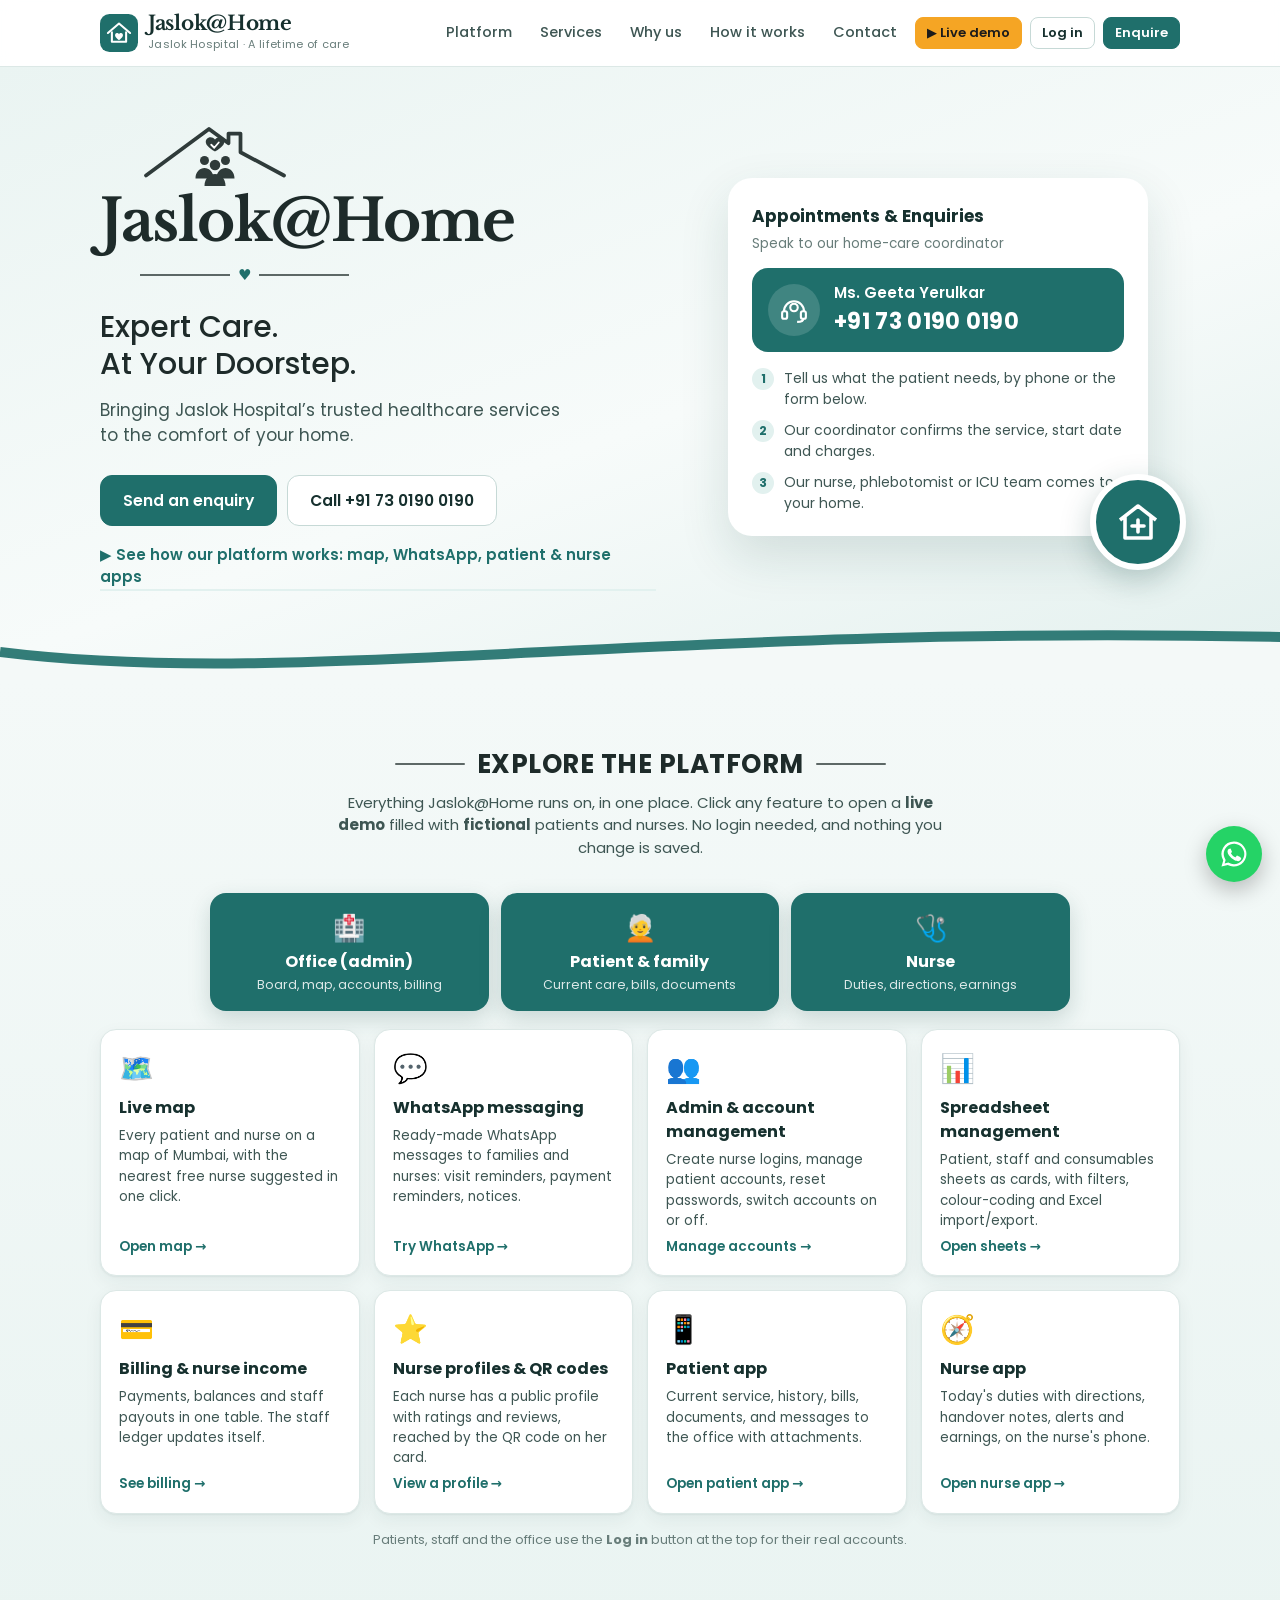
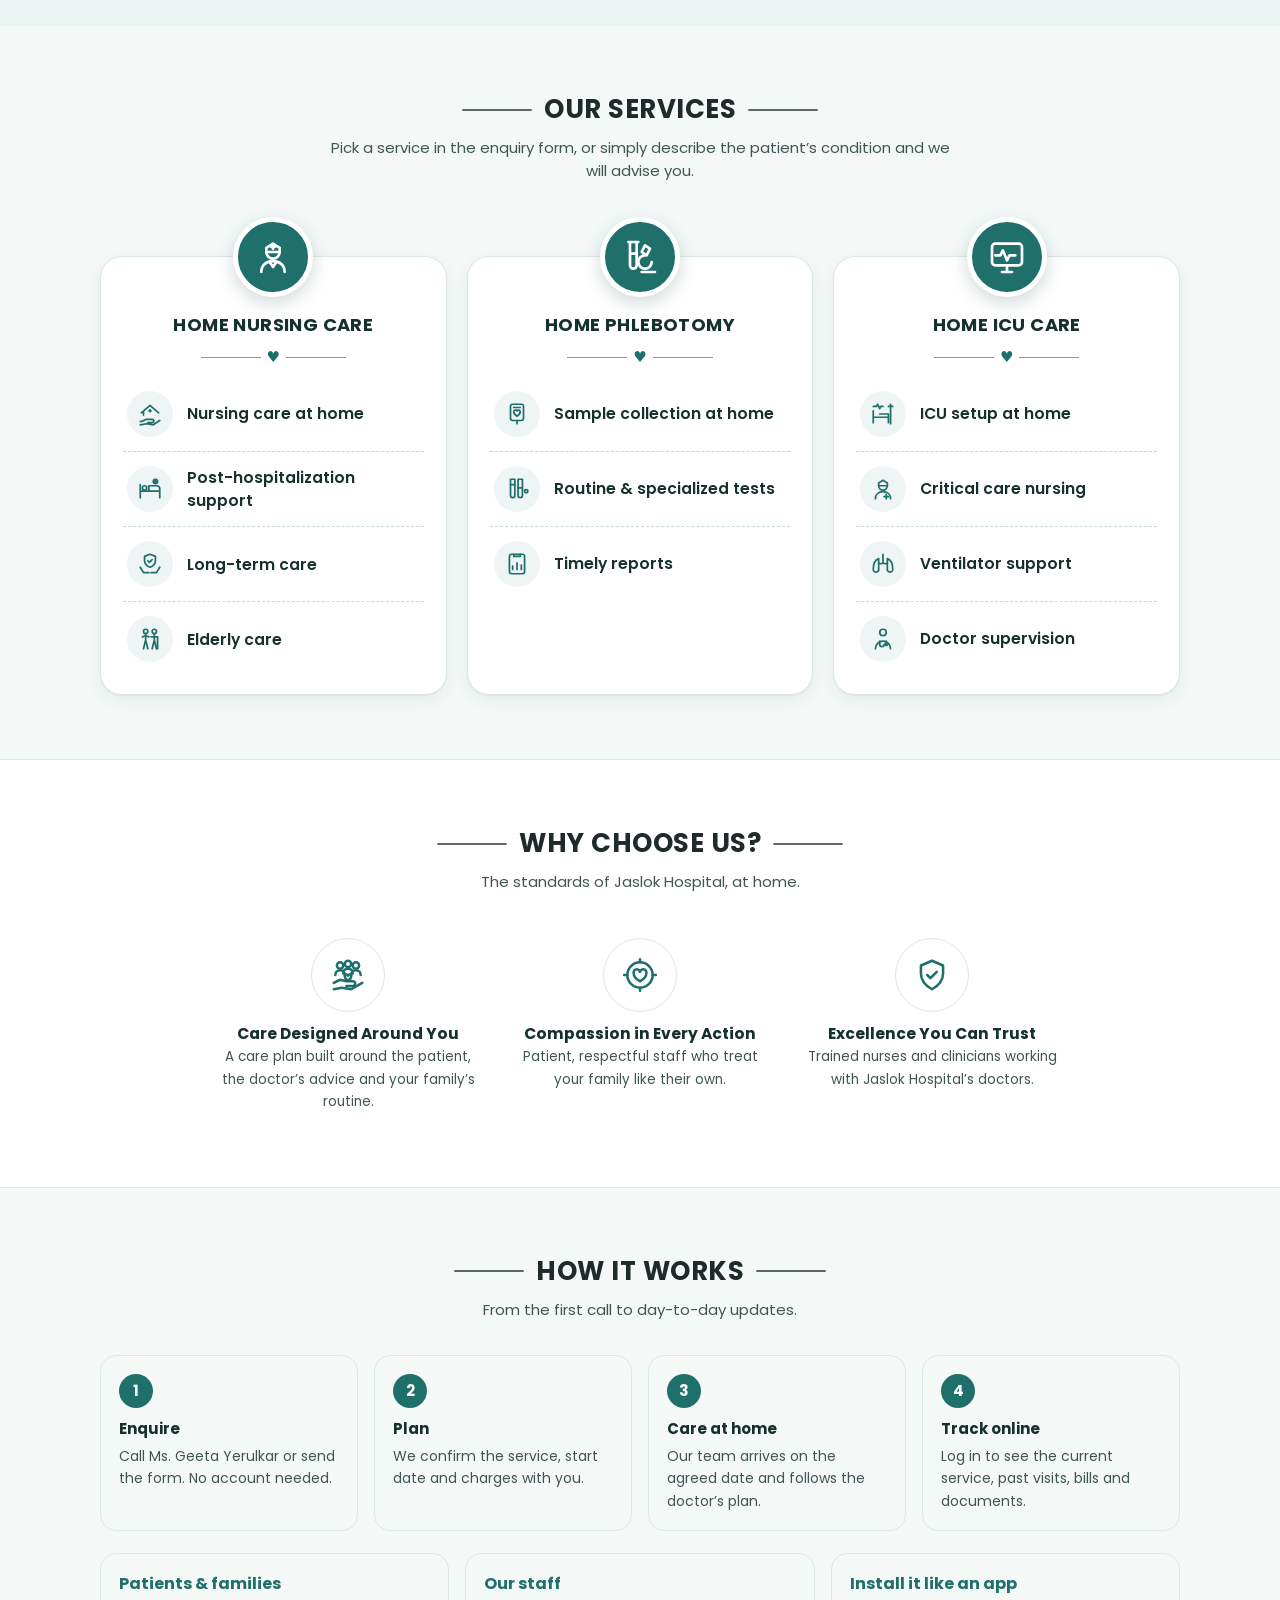
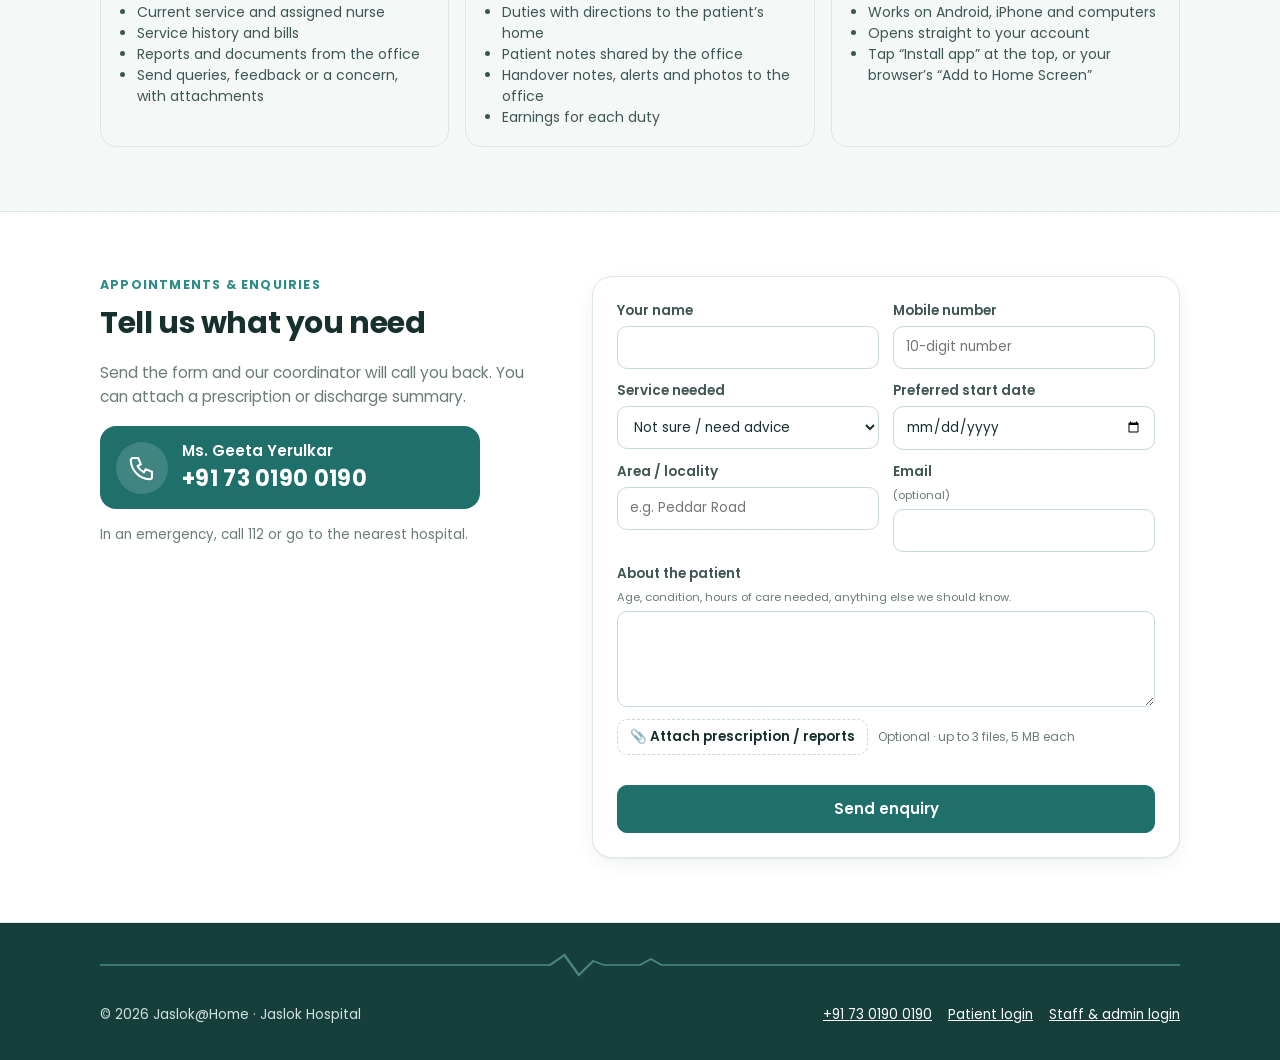
<file: index.html>
<!doctype html>
<html lang="en">
<head>
<meta charset="utf-8">
<meta name="viewport" content="width=device-width, initial-scale=1">
<title>Jaslok@Home · Jaslok Homecare</title>
<meta name="description" content="Jaslok@Home: home nursing, home phlebotomy and home ICU care from Jaslok Hospital. Expert care at your doorstep.">
<meta name="theme-color" content="#1F6F6B">
<link rel="manifest" href="manifest.json">
<link rel="icon" href="icons/icon-192.png">
<link rel="apple-touch-icon" href="icons/icon-192.png">
<link rel="preconnect" href="https://fonts.googleapis.com">
<link rel="preconnect" href="https://fonts.gstatic.com" crossorigin>
<link href="https://fonts.googleapis.com/css2?family=Poppins:wght@400;500;600;700&family=Libre+Baskerville:wght@700&display=swap" rel="stylesheet">
<link rel="stylesheet" href="css/site.css">
<style>
/* ---------- public site ---------- */
body{background:var(--bg)}
.nav{background:rgba(255,255,255,.92);backdrop-filter:blur(8px);border-bottom:1px solid var(--line);position:sticky;top:0;z-index:20}
.nav .wrap{display:flex;align-items:center;gap:8px;height:66px}
.brand{display:flex;align-items:center;gap:10px;text-decoration:none;color:var(--ink)}
.brand svg{width:38px;height:38px}
.brand .bt{font-family:"Libre Baskerville",Georgia,serif;font-weight:700;font-size:20px;letter-spacing:-.3px;line-height:1}
.brand .bs{font-size:11px;color:var(--muted);letter-spacing:.3px;margin-top:3px}
.nav a.l{color:var(--ink2);text-decoration:none;font-weight:500;padding:8px 10px;border-radius:8px;font-size:14.5px}
.nav a.l:hover{background:var(--accent-soft);color:var(--accent)}
@media (max-width:900px){ .nav a.l{display:none} }
@media (max-width:520px){ .brand .bs{display:none} .nav .btn.sm{padding:5px 9px} #navReq{display:none} }

.hero{position:relative;overflow:hidden;background:linear-gradient(160deg,#EAF4F2 0%,#F7FBFA 55%,#E3F0EE 100%);padding:56px 0 90px}
.hero .wrap{display:grid;grid-template-columns:1.15fr 1fr;gap:40px;align-items:center;position:relative;z-index:1}
.hero-logo{display:flex;flex-direction:column;align-items:flex-start}
.hero-logo svg{width:150px;height:auto;margin-left:40px}
.hero h1{font-family:"Libre Baskerville",Georgia,serif;font-size:58px;line-height:1;letter-spacing:-1.5px;margin:0;color:#1E2B2A}
.hero .rule{display:flex;align-items:center;gap:8px;margin:14px 0 22px 40px;color:var(--accent)}
.hero .rule span{display:block;width:90px;height:2px;background:#1E2B2A;opacity:.7}
.hero .tag{font-size:30px;font-weight:500;line-height:1.25;margin:0 0 14px;color:#1E2B2A}
.hero p.lead{font-size:17px;color:var(--ink2);margin:0 0 26px;max-width:470px}
.hero .ctas{display:flex;gap:10px;flex-wrap:wrap}
.hero .ctas .btn{padding:13px 22px;font-size:15.5px;border-radius:12px}
.hero-art{position:relative;display:flex;justify-content:center}
.hero-card{background:#fff;border-radius:24px;box-shadow:0 20px 50px rgba(20,70,66,.14);padding:26px 24px 22px;max-width:420px;width:100%}
.hero-card h3{margin:0 0 4px;font-size:17px}
.hero-card .sub{color:var(--muted);font-size:13.5px;margin-bottom:14px}
.call{display:flex;align-items:center;gap:14px;background:var(--accent);color:#fff;border-radius:16px;padding:14px 16px;text-decoration:none}
.call .av{width:52px;height:52px;border-radius:50%;background:rgba(255,255,255,.15);display:flex;align-items:center;justify-content:center;flex:none}
.call .av svg{width:30px;height:30px;stroke:#fff;fill:none;stroke-width:1.7}
.call b{display:block;font-size:15px;font-weight:600}
.call .num{font-size:22px;font-weight:700;letter-spacing:.3px}
.hero-card ul{list-style:none;margin:16px 0 0;padding:0;display:flex;flex-direction:column;gap:10px;font-size:14px;color:var(--ink2)}
.hero-card li{display:flex;gap:10px;align-items:flex-start}
.hero-card li i{flex:none;width:22px;height:22px;border-radius:50%;background:var(--accent-soft);color:var(--accent);font-style:normal;font-weight:700;font-size:12px;display:flex;align-items:center;justify-content:center}
.badge-house{position:absolute;right:-6px;bottom:-34px;width:96px;height:96px;border-radius:50%;background:var(--accent);border:6px solid #fff;display:flex;align-items:center;justify-content:center;box-shadow:0 10px 30px rgba(20,70,66,.25)}
.badge-house svg{width:48px;height:48px;stroke:#fff;fill:none;stroke-width:1.8;stroke-linejoin:round}
.wave{position:absolute;left:0;right:0;bottom:-1px;height:80px;z-index:0}
@media (max-width:900px){
  .hero .wrap{grid-template-columns:1fr} .hero h1{font-size:42px} .hero .tag{font-size:24px}
  .hero-logo svg{width:110px;margin-left:24px} .hero .rule{margin-left:24px} .badge-house{display:none} .hero{padding:36px 0 70px}
}
section.s{padding:64px 0}
.sec-title{display:flex;align-items:center;justify-content:center;gap:12px;margin:0 0 8px;font-size:26px;font-weight:700;color:#1E2B2A;letter-spacing:.5px;text-transform:uppercase;text-align:center}
.sec-title::before,.sec-title::after{content:"";width:70px;height:2px;background:#1E2B2A;opacity:.7;border-radius:2px}
.sec-sub{text-align:center;color:var(--ink2);margin:0 auto 34px;max-width:620px}
@media (max-width:520px){ .sec-title{font-size:20px} .sec-title::before,.sec-title::after{width:28px} }
.svc3{display:grid;grid-template-columns:repeat(3,1fr);gap:20px}
@media (max-width:900px){ .svc3{grid-template-columns:1fr} }
.svc{background:#fff;border:1px solid var(--line);border-radius:22px;padding:56px 22px 18px;position:relative;margin-top:40px;box-shadow:var(--shadow)}
.svc .top{position:absolute;top:-40px;left:50%;transform:translateX(-50%);width:80px;height:80px;border-radius:50%;background:var(--accent);border:5px solid #fff;box-shadow:0 6px 18px rgba(20,70,66,.2);display:flex;align-items:center;justify-content:center}
.svc .top svg{width:40px;height:40px;stroke:#fff;fill:none;stroke-width:1.6;stroke-linecap:round;stroke-linejoin:round}
.svc h3{text-align:center;text-transform:uppercase;font-size:18px;letter-spacing:.4px;margin:0;line-height:1.3}
.svc .heart{display:flex;align-items:center;justify-content:center;gap:6px;margin:10px 0 8px;color:var(--accent)}
.svc .heart span{width:60px;height:1.5px;background:#1E2B2A;opacity:.5}
.svc ul{list-style:none;margin:0;padding:0}
.svc li{display:flex;gap:14px;align-items:center;padding:14px 4px;border-bottom:1px dashed var(--line2);font-weight:600;font-size:15.5px}
.svc li:last-child{border-bottom:none}
.svc li .ic{flex:none;width:46px;height:46px;border-radius:50%;background:#EEF5F4;display:flex;align-items:center;justify-content:center}
.svc li .ic svg{width:26px;height:26px;stroke:var(--accent);fill:none;stroke-width:1.6;stroke-linecap:round;stroke-linejoin:round}
.why{display:grid;grid-template-columns:repeat(3,1fr);gap:16px;max-width:860px;margin:0 auto}
.why .it{text-align:center;padding:10px}
.why .ic{width:74px;height:74px;margin:0 auto 10px;border-radius:50%;background:#fff;border:1px solid var(--line);display:flex;align-items:center;justify-content:center}
.why .ic svg{width:38px;height:38px;stroke:var(--accent);fill:none;stroke-width:1.6;stroke-linecap:round;stroke-linejoin:round}
.why b{display:block;font-size:15.5px}
.why span{color:var(--ink2);font-size:13.5px}
@media (max-width:640px){ .why{grid-template-columns:1fr} }
.alt{background:#fff;border-top:1px solid var(--line);border-bottom:1px solid var(--line)}
.steps4{display:grid;grid-template-columns:repeat(4,1fr);gap:16px}
.steps4 .st{background:var(--bg);border:1px solid var(--line);border-radius:16px;padding:18px}
.steps4 .n{width:34px;height:34px;border-radius:50%;background:var(--accent);color:#fff;font-weight:700;display:flex;align-items:center;justify-content:center;margin-bottom:10px}
.steps4 b{display:block;margin-bottom:4px}
.steps4 span{color:var(--ink2);font-size:14px}
@media (max-width:900px){ .steps4{grid-template-columns:1fr 1fr} } @media (max-width:520px){ .steps4{grid-template-columns:1fr} }
.portal-strip{display:grid;grid-template-columns:repeat(3,1fr);gap:16px;margin-top:22px}
.portal-strip .it{background:var(--bg);border:1px solid var(--line);border-radius:16px;padding:18px}
.portal-strip h3{margin:0 0 6px;font-size:16px;color:var(--accent)}
.portal-strip ul{margin:0;padding-left:18px;color:var(--ink2);font-size:14px}
@media (max-width:900px){ .portal-strip{grid-template-columns:1fr} }
.inq{display:grid;grid-template-columns:1fr 1.3fr;gap:40px;align-items:start}
@media (max-width:900px){ .inq{grid-template-columns:1fr} }
.inq h2{font-size:30px;margin:6px 0 10px;letter-spacing:-.4px}
.eyebrow{font-size:12.5px;letter-spacing:1.2px;text-transform:uppercase;color:var(--accent2);font-weight:700}
.formcard{background:#fff;border:1px solid var(--line);border-radius:20px;padding:24px;box-shadow:var(--shadow)}
/* platform explorer */
.plat{background:linear-gradient(180deg,#F4F9F8,#EAF4F2)}
.roles{display:grid;grid-template-columns:repeat(3,1fr);gap:12px;max-width:860px;margin:0 auto 18px}
.role{display:flex;flex-direction:column;align-items:center;text-align:center;gap:2px;background:var(--accent);color:#fff;text-decoration:none;border-radius:16px;padding:16px 10px;box-shadow:0 8px 22px rgba(20,70,66,.18)}
.role:hover{background:#185956;transform:translateY(-1px)}
.role span{font-size:26px}.role b{font-size:16px}.role small{opacity:.85;font-size:12.5px}
.feat{display:grid;grid-template-columns:repeat(4,1fr);gap:14px}
.ft{display:flex;flex-direction:column;gap:6px;background:#fff;border:1px solid var(--line);border-radius:16px;padding:18px;text-decoration:none;color:var(--ink);box-shadow:var(--shadow);transition:border-color .15s,transform .15s}
.ft:hover{border-color:var(--accent2);transform:translateY(-2px)}
.ft i{font-style:normal;font-size:28px}.ft b{font-size:16px}.ft span{color:var(--ink2);font-size:13.5px;flex:1}.ft em{font-style:normal;color:var(--accent);font-weight:600;font-size:13.5px}
@media (max-width:1000px){ .feat{grid-template-columns:1fr 1fr} } @media (max-width:560px){ .feat{grid-template-columns:1fr} .roles{grid-template-columns:1fr} }
.explore-link{display:inline-block;margin-top:18px;color:var(--accent);font-weight:600;text-decoration:none;border-bottom:2px solid var(--accent-soft)}
.demo-btn{background:#F5A524;border-color:#F5A524;color:#1b1b1b}.demo-btn:hover{background:#E8961A}
@media (max-width:520px){ .demo-btn{display:none} }
.wa-fab{position:fixed;right:18px;bottom:18px;z-index:40;width:56px;height:56px;border-radius:50%;background:#25D366;display:flex;align-items:center;justify-content:center;box-shadow:0 8px 22px rgba(0,0,0,.25)}
.wa-fab svg{width:30px;height:30px;fill:#fff}
footer{background:#163F3C;color:#CFE3E0;padding:30px 0 34px;font-size:13.5px;margin-top:0}
footer .wrap{display:flex;gap:16px;flex-wrap:wrap;align-items:center}
footer a{color:#fff}
footer .ecg{width:100%;height:24px;stroke:#5FA9A3;fill:none;stroke-width:1.5;opacity:.7;margin-bottom:12px}
</style>
</head>
<body>

<nav class="nav"><div class="wrap">
  <a class="brand" href="#top" aria-label="Jaslok@Home home">
    <svg viewBox="0 0 48 48" aria-hidden="true"><rect width="48" height="48" rx="12" fill="#1F6F6B"/><path d="M10 24 24 12l14 12" stroke="#fff" stroke-width="2.6" fill="none" stroke-linecap="round" stroke-linejoin="round"/><path d="M15 22v13h18V22" stroke="#fff" stroke-width="2.6" fill="none" stroke-linejoin="round"/><path d="M24 33s-5-3-5-6.4a2.6 2.6 0 0 1 5-1 2.6 2.6 0 0 1 5 1C29 30 24 33 24 33z" fill="#fff"/></svg>
    <div><div class="bt">Jaslok@Home</div><div class="bs">Jaslok Hospital · A lifetime of care</div></div>
  </a>
  <span class="spacer"></span>
  <a class="l" href="#platform">Platform</a>
  <a class="l" href="#services">Services</a>
  <a class="l" href="#why">Why us</a>
  <a class="l" href="#how">How it works</a>
  <a class="l" href="#inquiry">Contact</a>
  <button class="btn sm hidden" data-install title="Install this website as an app">⤓ Install app</button>
  <a class="btn sm demo-btn" href="#platform" title="Try every feature with fictional data">▶ Live demo</a>
  <span id="navAuth"><button class="btn sm" data-open-login>Log in</button></span>
  <a class="btn sm primary" href="#inquiry" id="navReq">Enquire</a>
</div></nav>

<header class="hero" id="top">
  <div class="wrap">
    <div>
      <div class="hero-logo">
        <svg viewBox="0 0 200 92" aria-hidden="true"><path d="M8 70 92 8l26 19V14h16v25l58 31" fill="none" stroke="#2F3B3A" stroke-width="5" stroke-linecap="round" stroke-linejoin="round"/>
          <path d="M100 22c-5-6-14-2-12 5 1 5 12 11 12 11s11-6 12-11c2-7-7-11-12-5z" fill="#2F3B3A"/><path d="M95 29l4 4 6-7" stroke="#fff" stroke-width="2.4" fill="none" stroke-linecap="round" stroke-linejoin="round"/>
          <circle cx="86" cy="50" r="6" fill="#2F3B3A"/><circle cx="114" cy="50" r="6" fill="#2F3B3A"/><circle cx="100" cy="56" r="7" fill="#2F3B3A"/>
          <path d="M74 74c0-9 6-14 12-14s12 5 12 14zM102 74c0-9 6-14 12-14s12 5 12 14z" fill="#2F3B3A"/><path d="M86 84c0-10 6-16 14-16s14 6 14 16z" fill="#2F3B3A"/></svg>
        <h1>Jaslok@Home</h1>
        <div class="rule"><span></span>♥<span></span></div>
      </div>
      <p class="tag">Expert Care.<br>At Your Doorstep.</p>
      <p class="lead">Bringing Jaslok Hospital’s trusted healthcare services to the comfort of your home.</p>
      <div class="ctas">
        <a class="btn primary" href="#inquiry">Send an enquiry</a>
        <a class="btn" href="tel:+917301900190">Call +91 73 0190 0190</a>
      </div>
      <a href="#platform" class="explore-link">▶ See how our platform works: map, WhatsApp, patient &amp; nurse apps</a>
    </div>
    <div class="hero-art">
      <div class="hero-card">
        <h3>Appointments &amp; Enquiries</h3>
        <div class="sub">Speak to our home-care coordinator</div>
        <a class="call" href="tel:+917301900190">
          <span class="av"><svg viewBox="0 0 24 24"><path d="M4 13a8 8 0 0 1 16 0"/><rect x="2.5" y="13" width="4" height="6" rx="1.5"/><rect x="17.5" y="13" width="4" height="6" rx="1.5"/><path d="M19.5 19c0 1.5-2 2.5-5 2.5"/><circle cx="12" cy="10" r="3"/></svg></span>
          <span><b>Ms. Geeta Yerulkar</b><span class="num">+91 73 0190 0190</span></span>
        </a>
        <ul>
          <li><i>1</i><span>Tell us what the patient needs, by phone or the form below.</span></li>
          <li><i>2</i><span>Our coordinator confirms the service, start date and charges.</span></li>
          <li><i>3</i><span>Our nurse, phlebotomist or ICU team comes to your home.</span></li>
        </ul>
      </div>
      <div class="badge-house"><svg viewBox="0 0 24 24"><path d="M3 11 12 4l9 7M5.5 9.5V20h13V9.5"/><path d="M12 11v6M9 14h6" stroke-linecap="round"/></svg></div>
    </div>
  </div>
  <svg class="wave" viewBox="0 0 1440 80" preserveAspectRatio="none" aria-hidden="true"><path d="M0 50C320 90 720 10 1440 40V80H0z" fill="#F4F9F8"/><path d="M0 50C320 90 720 10 1440 40" fill="none" stroke="#1F6F6B" stroke-width="10" opacity=".9"/></svg>
</header>

<section class="s plat" id="platform"><div class="wrap">
  <h2 class="sec-title">Explore the platform</h2>
  <p class="sec-sub">Everything Jaslok@Home runs on, in one place. Click any feature to open a <b>live demo</b> filled with <b>fictional</b> patients and nurses. No login needed, and nothing you change is saved.</p>
  <div class="roles">
    <a class="role" href="admin.html?demo=admin"><span>🏥</span><b>Office (admin)</b><small>Board, map, accounts, billing</small></a>
    <a class="role" href="portal.html?demo=patient"><span>🧑‍🦳</span><b>Patient &amp; family</b><small>Current care, bills, documents</small></a>
    <a class="role" href="portal.html?demo=staff"><span>🩺</span><b>Nurse</b><small>Duties, directions, earnings</small></a>
  </div>
  <div class="feat">
    <a class="ft" href="admin.html?demo=admin&go=map"><i>🗺️</i><b>Live map</b><span>Every patient and nurse on a map of Mumbai, with the nearest free nurse suggested in one click.</span><em>Open map →</em></a>
    <a class="ft" href="admin.html?demo=admin&go=whatsapp"><i>💬</i><b>WhatsApp messaging</b><span>Ready-made WhatsApp messages to families and nurses: visit reminders, payment reminders, notices.</span><em>Try WhatsApp →</em></a>
    <a class="ft" href="admin.html?demo=admin&go=accounts"><i>👥</i><b>Admin &amp; account management</b><span>Create nurse logins, manage patient accounts, reset passwords, switch accounts on or off.</span><em>Manage accounts →</em></a>
    <a class="ft" href="admin.html?demo=admin&go=board"><i>📊</i><b>Spreadsheet management</b><span>Patient, staff and consumables sheets as cards, with filters, colour-coding and Excel import/export.</span><em>Open sheets →</em></a>
    <a class="ft" href="admin.html?demo=admin&go=billing"><i>💳</i><b>Billing &amp; nurse income</b><span>Payments, balances and staff payouts in one table. The staff ledger updates itself.</span><em>See billing →</em></a>
    <a class="ft" href="nurse.html?demo=1&n=anita-d-souza-demo"><i>⭐</i><b>Nurse profiles &amp; QR codes</b><span>Each nurse has a public profile with ratings and reviews, reached by the QR code on her card.</span><em>View a profile →</em></a>
    <a class="ft" href="portal.html?demo=patient"><i>📱</i><b>Patient app</b><span>Current service, history, bills, documents, and messages to the office with attachments.</span><em>Open patient app →</em></a>
    <a class="ft" href="portal.html?demo=staff"><i>🧭</i><b>Nurse app</b><span>Today's duties with directions, handover notes, alerts and earnings, on the nurse's phone.</span><em>Open nurse app →</em></a>
  </div>
  <p class="muted" style="text-align:center;font-size:13px;margin-top:16px">Patients, staff and the office use the <b>Log in</b> button at the top for their real accounts.</p>
</div></section>

<section class="s" id="services"><div class="wrap">
  <h2 class="sec-title">Our services</h2>
  <p class="sec-sub">Pick a service in the enquiry form, or simply describe the patient’s condition and we will advise you.</p>
  <div class="svc3" id="svcList"></div>
</div></section>

<section class="s alt" id="why"><div class="wrap">
  <h2 class="sec-title">Why choose us?</h2>
  <p class="sec-sub">The standards of Jaslok Hospital, at home.</p>
  <div class="why">
    <div class="it"><div class="ic"><svg viewBox="0 0 24 24"><circle cx="7" cy="6" r="2"/><circle cx="12" cy="5" r="2"/><circle cx="17" cy="6" r="2"/><path d="M4 12c0-2 1.5-3 3-3s3 1 3 3M9 11c0-2 1.3-3 3-3s3 1 3 3M14 12c0-2 1.5-3 3-3s3 1 3 3"/><path d="M3 17l4-2 4 1h4a1.5 1.5 0 0 1 0 3h-4M3 21l5-1 6 1 7-4"/><path d="M12 15.5s-2-1.2-2-2.6a1 1 0 0 1 2-.4 1 1 0 0 1 2 .4c0 1.4-2 2.6-2 2.6z"/></svg></div><b>Care Designed Around You</b><span>A care plan built around the patient, the doctor’s advice and your family’s routine.</span></div>
    <div class="it"><div class="ic"><svg viewBox="0 0 24 24"><circle cx="12" cy="12" r="8"/><path d="M12 4V2M12 22v-2M4 12H2M22 12h-2"/><path d="M12 16s-4-2.4-4-5a2 2 0 0 1 4-1 2 2 0 0 1 4 1c0 2.6-4 5-4 5z"/></svg></div><b>Compassion in Every Action</b><span>Patient, respectful staff who treat your family like their own.</span></div>
    <div class="it"><div class="ic"><svg viewBox="0 0 24 24"><path d="M12 3l7 3v5c0 5-3.5 8-7 10-3.5-2-7-5-7-10V6z"/><path d="M9 12l2 2 4-4"/></svg></div><b>Excellence You Can Trust</b><span>Trained nurses and clinicians working with Jaslok Hospital’s doctors.</span></div>
  </div>
</div></section>

<section class="s" id="how"><div class="wrap">
  <h2 class="sec-title">How it works</h2>
  <p class="sec-sub">From the first call to day-to-day updates.</p>
  <div class="steps4">
    <div class="st"><div class="n">1</div><b>Enquire</b><span>Call Ms. Geeta Yerulkar or send the form. No account needed.</span></div>
    <div class="st"><div class="n">2</div><b>Plan</b><span>We confirm the service, start date and charges with you.</span></div>
    <div class="st"><div class="n">3</div><b>Care at home</b><span>Our team arrives on the agreed date and follows the doctor’s plan.</span></div>
    <div class="st"><div class="n">4</div><b>Track online</b><span>Log in to see the current service, past visits, bills and documents.</span></div>
  </div>
  <div class="portal-strip">
    <div class="it"><h3>Patients &amp; families</h3><ul><li>Current service and assigned nurse</li><li>Service history and bills</li><li>Reports and documents from the office</li><li>Send queries, feedback or a concern, with attachments</li></ul></div>
    <div class="it"><h3>Our staff</h3><ul><li>Duties with directions to the patient’s home</li><li>Patient notes shared by the office</li><li>Handover notes, alerts and photos to the office</li><li>Earnings for each duty</li></ul></div>
    <div class="it"><h3>Install it like an app</h3><ul><li>Works on Android, iPhone and computers</li><li>Opens straight to your account</li><li>Tap “Install app” at the top, or your browser’s “Add to Home Screen”</li></ul></div>
  </div>
</div></section>

<section class="s alt" id="inquiry"><div class="wrap inq">
  <div>
    <div class="eyebrow">Appointments &amp; Enquiries</div>
    <h2>Tell us what you need</h2>
    <p class="muted" style="font-size:15.5px">Send the form and our coordinator will call you back. You can attach a prescription or discharge summary.</p>
    <a class="call" href="tel:+917301900190" style="margin-top:18px;max-width:380px">
      <span class="av"><svg viewBox="0 0 24 24"><path d="M5 4h4l2 5-2.5 1.5a11 11 0 0 0 5 5L15 13l5 2v4a2 2 0 0 1-2 2A16 16 0 0 1 3 6a2 2 0 0 1 2-2"/></svg></span>
      <span><b>Ms. Geeta Yerulkar</b><span class="num">+91 73 0190 0190</span></span>
    </a>
    <p class="muted" style="font-size:13.5px;margin-top:16px">In an emergency, call 112 or go to the nearest hospital.</p>
  </div>
  <form class="formcard stack" id="inqForm" novalidate>
    <div class="grid2">
      <label class="f">Your name<input class="in" name="name" autocomplete="name" required></label>
      <label class="f">Mobile number<input class="in" name="phone" inputmode="tel" autocomplete="tel" required placeholder="10-digit number"></label>
    </div>
    <div class="grid2">
      <label class="f">Service needed<select class="in" name="service" id="inqSvc"></select></label>
      <label class="f">Preferred start date<input class="in" type="date" name="startDate"></label>
    </div>
    <div class="grid2">
      <label class="f">Area / locality<input class="in" name="locality" placeholder="e.g. Peddar Road"></label>
      <label class="f">Email <small>(optional)</small><input class="in" type="email" name="email" autocomplete="email"></label>
    </div>
    <label class="f">About the patient <small>Age, condition, hours of care needed, anything else we should know.</small><textarea class="in" name="message"></textarea></label>
    <div id="inqFiles"></div>
    <div id="inqMsg"></div>
    <button class="btn primary" type="submit" style="padding:12px">Send enquiry</button>
  </form>
</div></section>

<footer><div class="wrap">
  <svg class="ecg" viewBox="0 0 600 24" preserveAspectRatio="none" aria-hidden="true"><path d="M0 12h250l8-10 8 20 8-14 6 4h20l6-6 6 6h288"/></svg>
  <span>© <span id="yr"></span> Jaslok@Home · Jaslok Hospital</span>
  <span class="spacer"></span>
  <a href="tel:+917301900190">+91 73 0190 0190</a>
  <a href="#" data-open-login>Patient login</a>
  <a href="#" data-open-login data-staff>Staff &amp; admin login</a>
  <a href="#" data-install class="hidden">Install app</a>
</div></footer>

<a class="wa-fab" href="https://wa.me/917301900190?text=Hello%20Jaslok%40Home%2C%20I%20would%20like%20to%20know%20about%20home%20care." target="_blank" rel="noopener" title="Chat with us on WhatsApp" aria-label="Chat with us on WhatsApp"><svg viewBox="0 0 24 24"><path d="M12 2a10 10 0 0 0-8.6 15.1L2 22l5-1.3A10 10 0 1 0 12 2zm0 18.2a8.2 8.2 0 0 1-4.2-1.2l-.3-.2-3 .8.8-2.9-.2-.3A8.2 8.2 0 1 1 12 20.2zm4.5-6.1c-.2-.1-1.5-.7-1.7-.8s-.4-.1-.6.1-.7.8-.8 1-.3.2-.5.1a6.7 6.7 0 0 1-3.3-2.9c-.3-.4.2-.4.7-1.3.1-.2 0-.3 0-.4l-.8-1.8c-.2-.5-.4-.4-.6-.4h-.5a1 1 0 0 0-.7.3 3 3 0 0 0-.9 2.2 5.2 5.2 0 0 0 1.1 2.8 11.9 11.9 0 0 0 4.6 4c1.7.7 2.4.8 3.2.7a2.8 2.8 0 0 0 1.8-1.3 2.3 2.3 0 0 0 .2-1.3c-.1-.1-.3-.2-.5-.3z"/></svg></a>

<!-- login / signup -->
<div class="modal-bg hidden" id="authBg"><div class="modal" role="dialog" aria-modal="true" aria-labelledby="authTitle">
  <button class="x" data-close aria-label="Close">×</button>
  <h2 id="authTitle">Welcome</h2>
  <div class="muted" style="font-size:14px">Patients, staff and the office all log in here.</div>
  <div class="seg"><button data-m="login" class="on">Log in</button><button data-m="signup">New patient account</button></div>

  <form id="loginF" class="stack" novalidate>
    <label class="f">Mobile number, email or Staff ID<input class="in" name="id" autocomplete="username" required></label>
    <label class="f">Password<input class="in" type="password" name="pw" autocomplete="current-password" required></label>
    <div class="muted" style="font-size:13px">Staff: use the Staff ID and password the office gave you.</div>
    <div class="msg"></div>
    <button class="btn primary" type="submit" style="padding:11px">Log in</button>
    <div class="muted" style="font-size:13px">Forgot your password? Call +91 73 0190 0190 and the office will reset it.</div>
  </form>

  <form id="signupF" class="stack hidden" novalidate>
    <label class="f">Patient’s full name<input class="in" name="name" autocomplete="name" required></label>
    <div class="grid2">
      <label class="f">Mobile number<small>Use the number you gave our office, so your care records appear automatically.</small><input class="in" name="phone" inputmode="tel" autocomplete="tel" required></label>
      <label class="f">Email <small>(optional)</small><input class="in" type="email" name="email" autocomplete="email"></label>
    </div>
    <label class="f">Address <small>(optional)</small><input class="in" name="address" autocomplete="street-address"></label>
    <label class="f">Choose a password<small>At least 8 characters, with letters and a number.</small><input class="in" type="password" name="pw" autocomplete="new-password" required></label>
    <div class="msg"></div>
    <button class="btn primary" type="submit" style="padding:11px">Create account</button>
  </form>
</div></div>

<div id="toast"></div>

<script src="js/config.js"></script>
<script src="js/demo.js"></script>
<script src="js/store.js"></script>
<script src="js/common.js"></script>
<script>
"use strict";
/* ---- Services shown on the website (from the Jaslok@Home leaflet) ---- */
const SERVICES = [
  { title:'Home Nursing Care', icon:'nurse', items:[['home','Nursing care at home'],['bed','Post-hospitalization support'],['hands','Long-term care'],['elder','Elderly care']] },
  { title:'Home Phlebotomy', icon:'micro', items:[['bag','Sample collection at home'],['tubes','Routine & specialized tests'],['report','Timely reports']] },
  { title:'Home ICU Care', icon:'monitor', items:[['icu','ICU setup at home'],['nurse2','Critical care nursing'],['lungs','Ventilator support'],['doc','Doctor supervision']] }
];
const I = {
  nurse:'<path d="M8 6.5 12 4l4 2.5V9H8z"/><path d="M11 6h2M12 5v2"/><path d="M8 9a4 4 0 0 0 8 0"/><path d="M5 21c0-4 3-6.5 7-6.5s7 2.5 7 6.5"/><path d="M10 15l2 3 2-3"/>',
  micro:'<path d="M6 3v14a2 2 0 0 0 4 0V3M5 3h6M6 10h4"/><path d="M15 5l3 2-2 4-3-2zM15 11a4 4 0 1 0 4 4M13 21h8"/>',
  monitor:'<rect x="3" y="4" width="18" height="13" rx="2"/><path d="M5 11h3l1.5-3 2.5 6 1.5-3H17"/><path d="M9 21h6M12 17v4"/>',
  home:'<path d="M4 11 12 4l8 7M6 9.5V13"/><path d="M3 19c3 0 4-2 6-2h5a1.5 1.5 0 0 1 0 3H10M3 22l6-1 6 1 6-4"/><path d="M11 9h2M12 8v2"/>',
  bed:'<path d="M3 20V8M3 14h18v6M21 14v-2a3 3 0 0 0-3-3h-7v5"/><circle cx="7" cy="11" r="2"/><circle cx="17" cy="5" r="2"/><path d="M17 4v2M16 5h2"/>',
  hands:'<path d="M12 3l5 2v4c0 3-2.3 5-5 6-2.7-1-5-3-5-6V5z"/><path d="M10 9l1.5 1.5L14 8"/><path d="M3 15l3 5h5M21 15l-3 5h-5"/>',
  elder:'<circle cx="8" cy="5" r="2"/><circle cx="16" cy="5" r="2"/><path d="M8 7v6l-2 8M8 13l2 8M16 7v6l-2 8M16 13l2 8M5 10l3-1 3 1M13 10h6v11"/>',
  bag:'<rect x="6" y="3" width="12" height="15" rx="2"/><path d="M12 18v3M9 6h6"/><path d="M12 14s-3-1.8-3-4a1.6 1.6 0 0 1 3-.8 1.6 1.6 0 0 1 3 .8c0 2.2-3 4-3 4z"/>',
  tubes:'<path d="M6 3h4v15a2 2 0 0 1-4 0zM13 3h4v15a2 2 0 0 1-4 0z"/><path d="M6 8h4M13 11h4"/><circle cx="20.5" cy="14" r="1.5"/>',
  report:'<rect x="5" y="3" width="14" height="18" rx="2"/><path d="M9 3v2h6V3M8 17v-3M12 17v-6M16 17v-4"/>',
  icu:'<path d="M3 20V9M3 15h14v5M17 15v-3H9"/><path d="M3 5h3l1-2 2 4 1-2h2"/><path d="M19 3v18M17 5h4"/>',
  nurse2:'<path d="M8 6.5 12 4l4 2.5V9H8z"/><path d="M8 9a4 4 0 0 0 8 0"/><path d="M5 21c0-4 3-6.5 7-6.5s7 2.5 7 6.5"/><path d="M15 17v4M13 19h4"/>',
  lungs:'<path d="M12 3v8M12 11c-1 1-3 1-4 0M12 11c1 1 3 1 4 0"/><path d="M8 7c-3 1-5 5-5 10 0 2 2 3 4 2l1-1V7zM16 7c3 1 5 5 5 10 0 2-2 3-4 2l-1-1V7z"/>',
  doc:'<circle cx="12" cy="6" r="3"/><path d="M5 21c0-4 3-7 7-7s7 3 7 7"/><path d="M9 14v3a2 2 0 0 0 4 0M15 14v2"/><circle cx="15" cy="17" r="1"/>'
};
const $=(s,el=document)=>el.querySelector(s), $$=(s,el=document)=>[...el.querySelectorAll(s)];
const esc=s=>String(s??'').replace(/[&<>"']/g,c=>({'&':'&amp;','<':'&lt;','>':'&gt;','"':'&quot;',"'":'&#39;'}[c]));
const svg=k=>`<svg viewBox="0 0 24 24">${I[k]||''}</svg>`;

$('#yr').textContent=new Date().getFullYear();
$('#svcList').innerHTML=SERVICES.map(s=>`<div class="svc"><div class="top">${svg(s.icon)}</div><h3>${esc(s.title)}</h3><div class="heart"><span></span>♥<span></span></div>
  <ul>${s.items.map(([ic,t])=>`<li><span class="ic">${svg(ic)}</span>${esc(t)}</li>`).join('')}</ul></div>`).join('');
$('#inqSvc').innerHTML='<option value="">Not sure / need advice</option>'+SERVICES.map(s=>`<optgroup label="${esc(s.title)}">${s.items.map(i=>`<option>${esc(i[1])}</option>`).join('')}</optgroup>`).join('');
const inqPick=FileUI.picker($('#inqFiles'),{max:3,label:'Attach prescription / reports',hint:'Optional · up to 3 files, 5 MB each'});

/* logged-in state in the nav; an installed app opens straight to the account */
function paintNav(){
  const m=Store.me();
  $('#navAuth').innerHTML = m ? `<a class="btn sm" href="${Store.homeFor(m.role)}">${m.role==='admin'?'Office board':'My account'}</a>` : `<button class="btn sm" data-open-login>Log in</button>`;
  if(m && NEXT){ location.replace(NEXT); return; }
  if(m && (new URLSearchParams(location.search).has('app') || JHInstall.standalone()) && !location.hash) location.replace(Store.homeFor(m.role));
}
Store.init().then(paintNav);

/* enquiry */
$('#inqForm').addEventListener('submit',async e=>{
  e.preventDefault(); const f=new FormData(e.target); const box=$('#inqMsg'); const btn=$('button[type=submit]',e.target); btn.disabled=true;
  btn.textContent= inqPick.files().length ? 'Sending files…' : 'Sending…';
  try{ const r=await Store.addInquiry({...Object.fromEntries(f), files:inqPick.files()}); e.target.reset(); inqPick.clear();
    box.innerHTML=`<div class="okmsg">Thank you. Your enquiry has reached our care team and we will call you back soon.${r.failed.length?`<br><small>Some files could not be attached: ${esc(r.failed.join('; '))}</small>`:''}</div>`; }
  catch(err){ box.innerHTML=`<div class="err">${esc(err.message)}</div>`; }
  btn.disabled=false; btn.textContent='Send enquiry';
});

/* after logging in from a nurse profile, go back there */
const NEXT=(()=>{ const n=new URLSearchParams(location.search).get('next')||''; return /^nurse\.html\?n=[\w-]+$/.test(n)?n:''; })();
/* auth modal */
function openAuth(mode='login', staff=false){
  $('#authBg').classList.remove('hidden'); setMode(mode);
  $('#authTitle').textContent = staff ? 'Staff & admin login' : (mode==='signup'?'Create a patient account':'Welcome back');
  $('.seg',$('#authBg')).classList.toggle('hidden', staff);
  $((mode==='signup'?'#signupF':'#loginF')+' input').focus();
}
function setMode(m){ $$('.seg button').forEach(b=>b.classList.toggle('on',b.dataset.m===m)); $('#loginF').classList.toggle('hidden',m!=='login'); $('#signupF').classList.toggle('hidden',m!=='signup'); $$('.msg').forEach(x=>x.innerHTML=''); if(!$('.seg').classList.contains('hidden')) $('#authTitle').textContent= m==='signup'?'Create a patient account':'Welcome back'; }
document.addEventListener('click',e=>{
  const o=e.target.closest('[data-open-login]'); if(o){ e.preventDefault(); if(Store.me()){ location.href=Store.homeFor(Store.me().role); return; } openAuth(o.dataset.mode||'login', 'staff' in o.dataset); }
  if(e.target.closest('[data-close]') || e.target.id==='authBg') $('#authBg').classList.add('hidden');
  const sb=e.target.closest('.seg button'); if(sb) setMode(sb.dataset.m);
});
document.addEventListener('keydown',e=>{ if(e.key==='Escape') $('#authBg').classList.add('hidden'); });
$('#loginF').addEventListener('submit',async e=>{
  e.preventDefault(); const f=new FormData(e.target); const msg=$('.msg',e.target); const btn=$('button[type=submit]',e.target);
  btn.disabled=true; msg.innerHTML='';
  try{ const m=await Store.login(f.get('id'),f.get('pw')); location.href=NEXT||Store.homeFor(m.role); }
  catch(err){ msg.innerHTML=`<div class="err">${esc(err.message)}</div>`; btn.disabled=false; }
});
$('#signupF').addEventListener('submit',async e=>{
  e.preventDefault(); const f=new FormData(e.target); const msg=$('.msg',e.target); const btn=$('button[type=submit]',e.target);
  btn.disabled=true; msg.innerHTML='';
  try{ await Store.signupPatient({name:f.get('name'),phone:f.get('phone'),email:f.get('email'),address:f.get('address'),password:f.get('pw')}); location.href=NEXT||'portal.html'; }
  catch(err){ msg.innerHTML=`<div class="err">${esc(err.message)}</div>`; btn.disabled=false; }
});
if(location.hash==='#login') openAuth('login'); if(location.hash==='#signup') openAuth('signup');
</script>
</body>
</html>
</file>
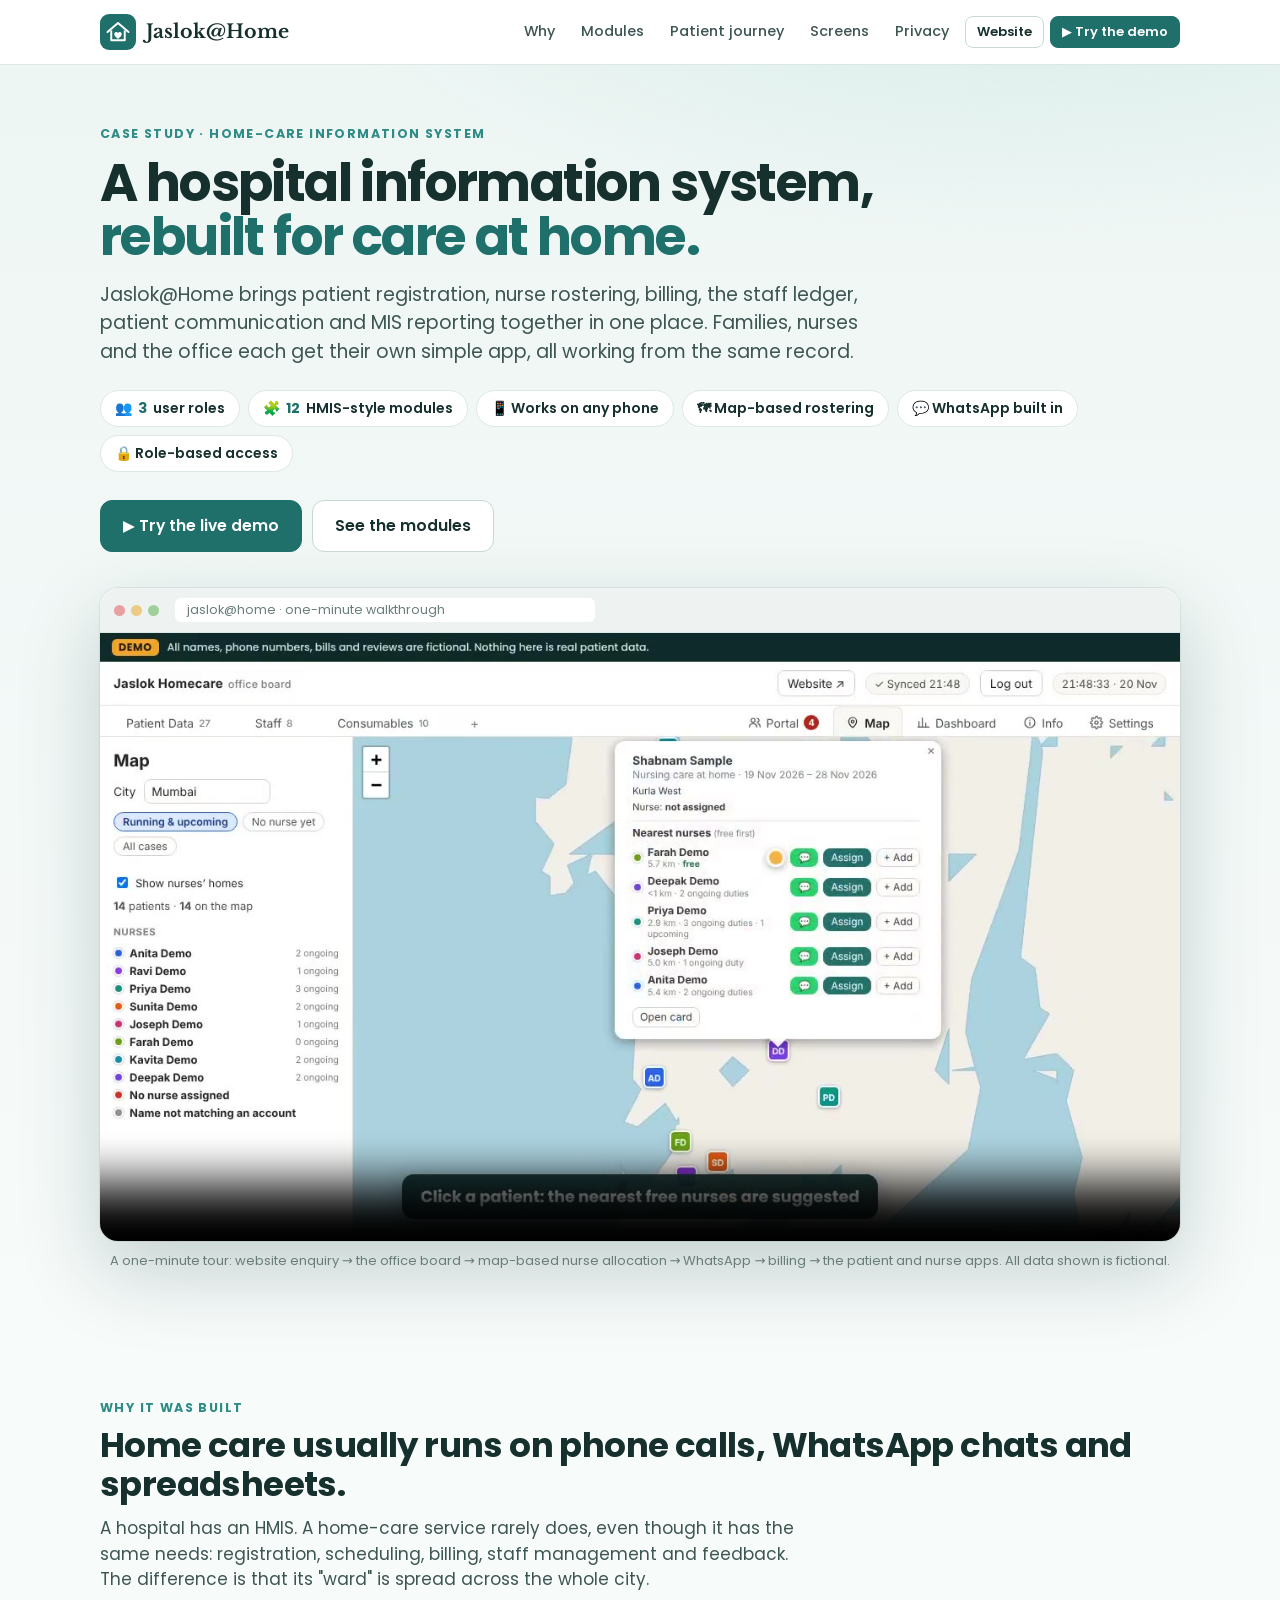
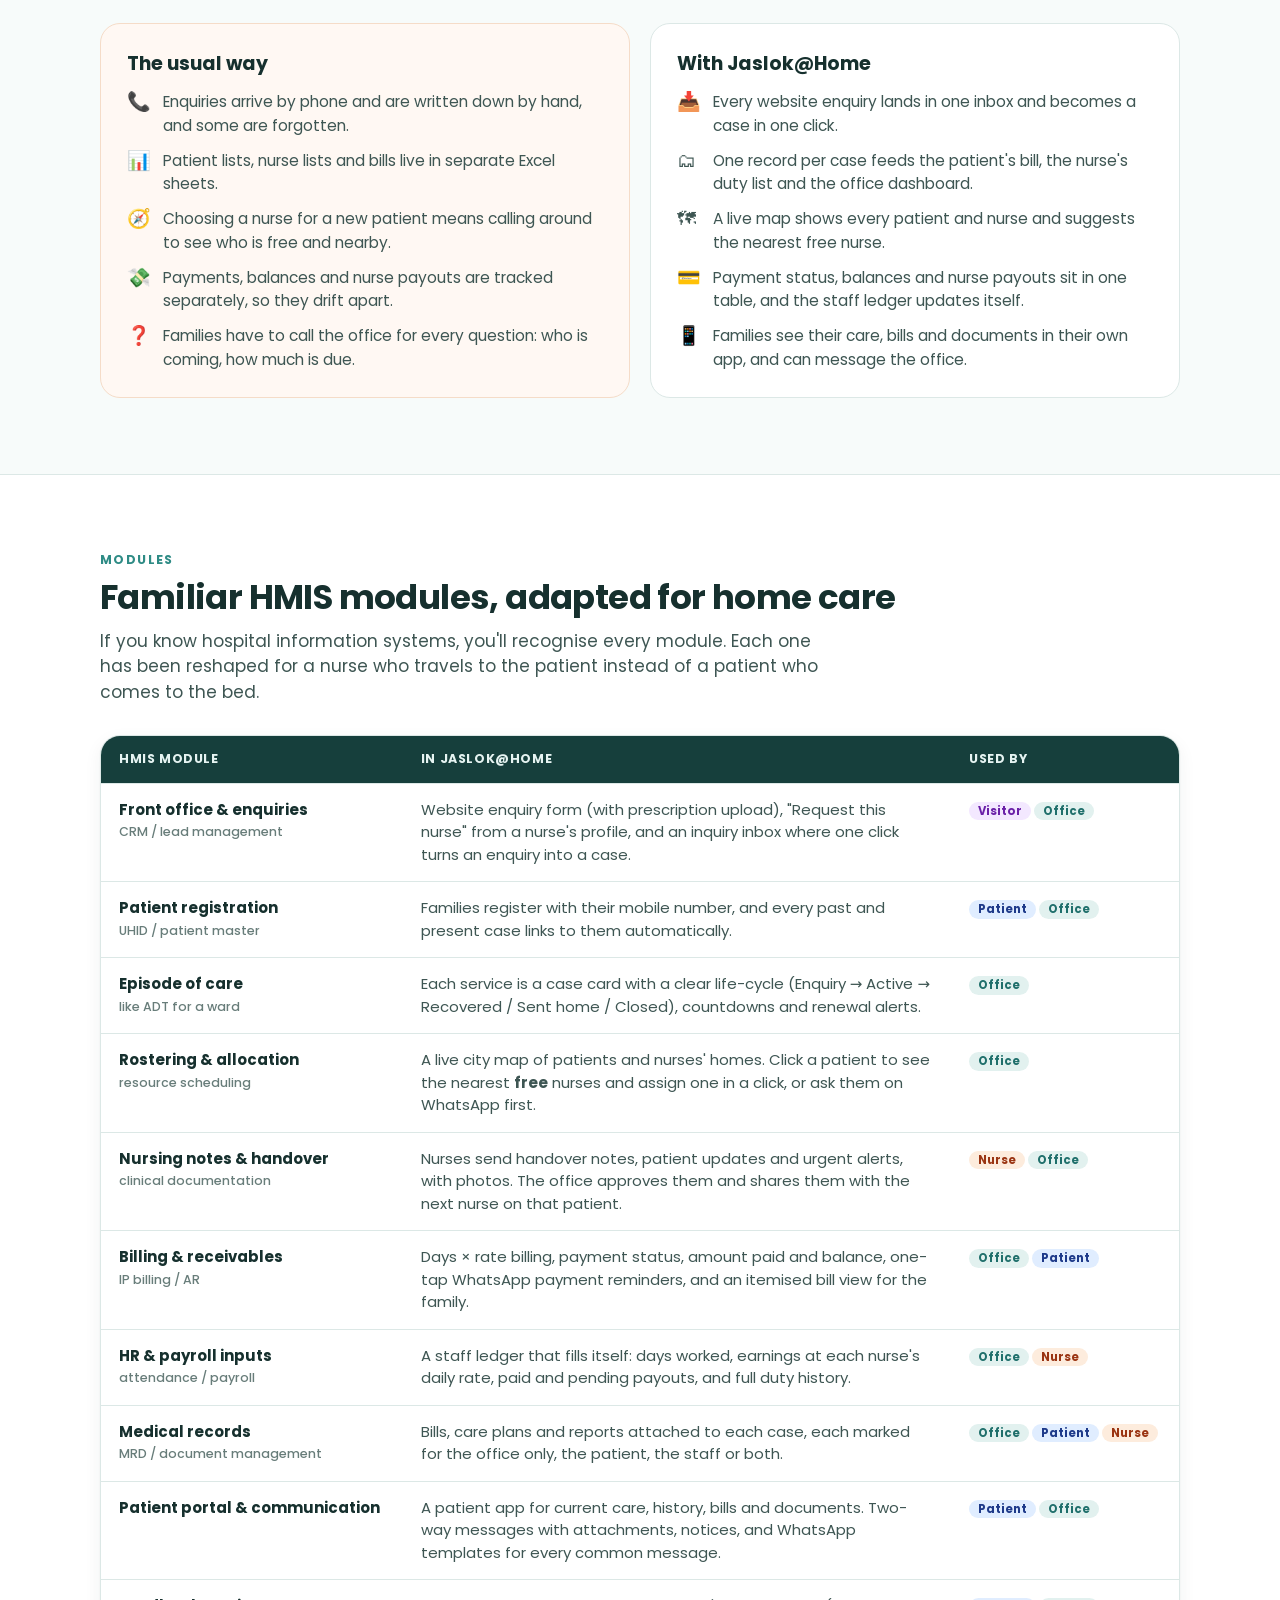
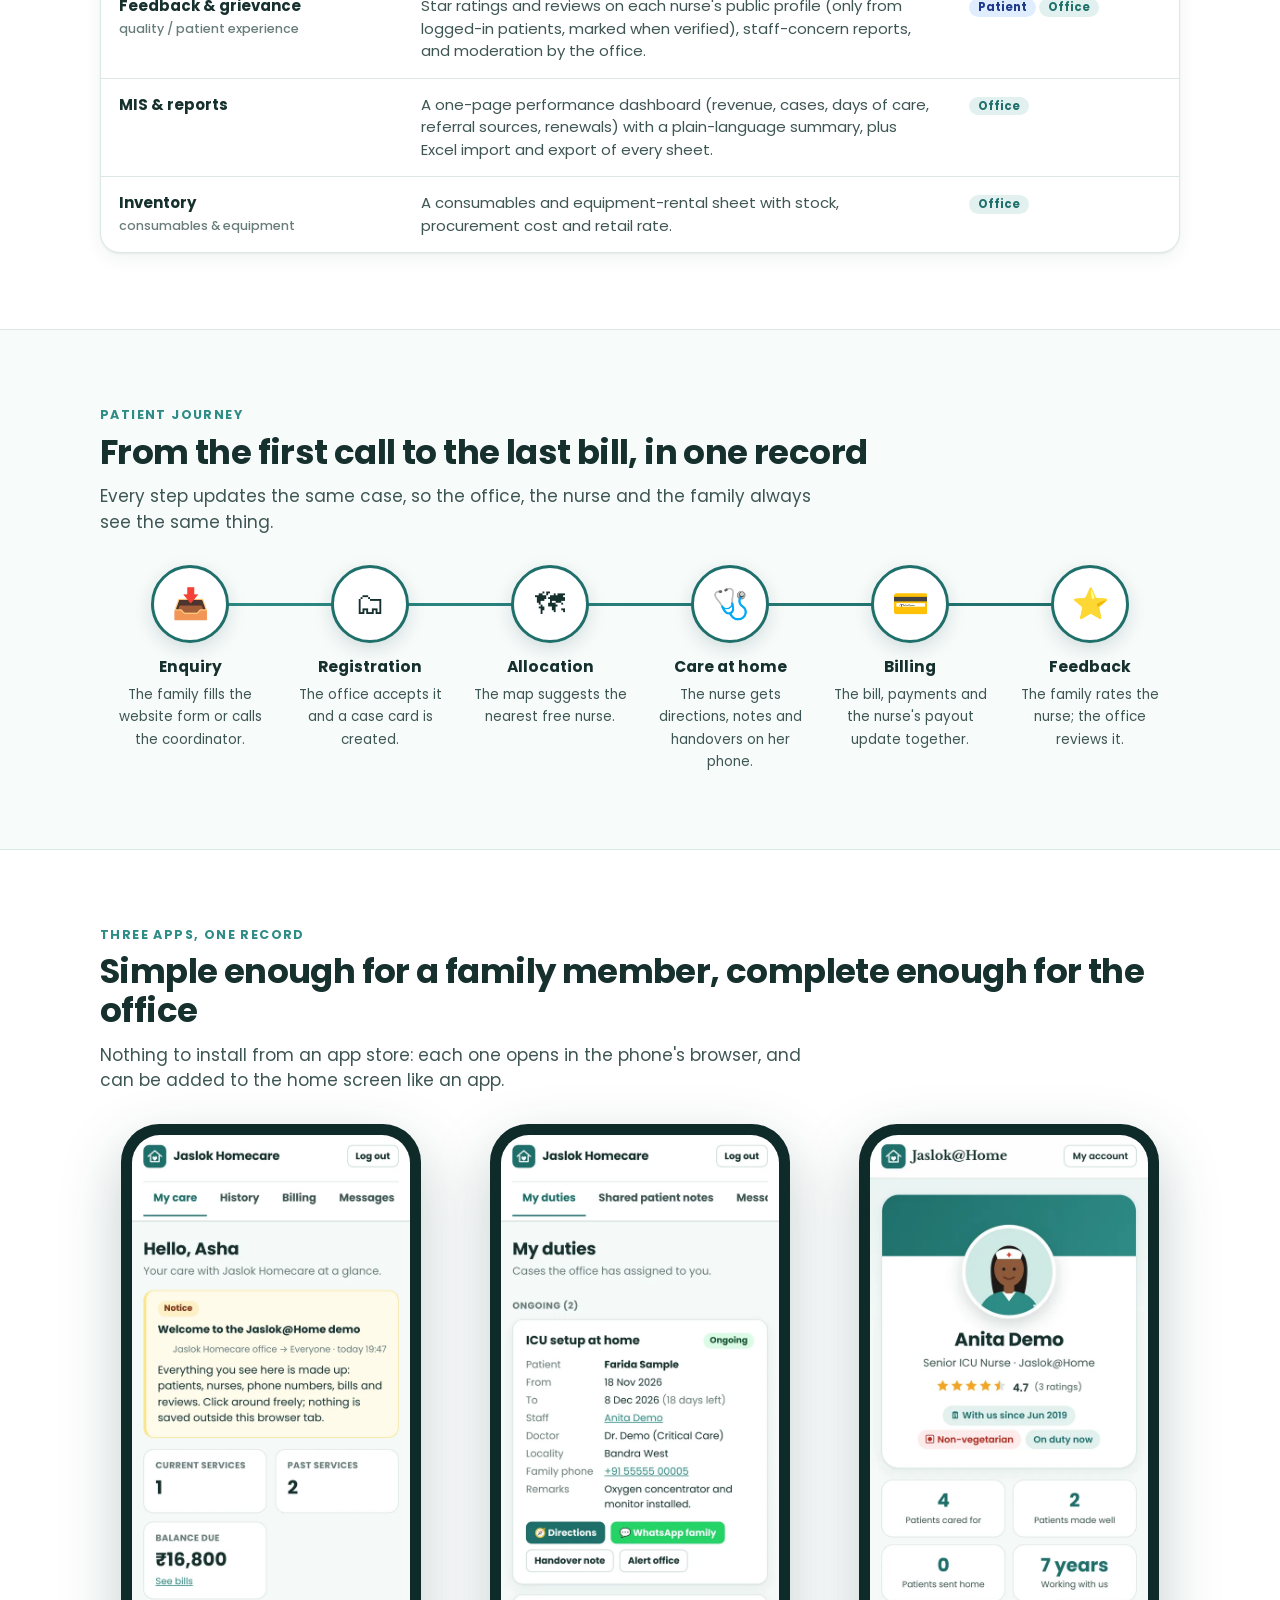
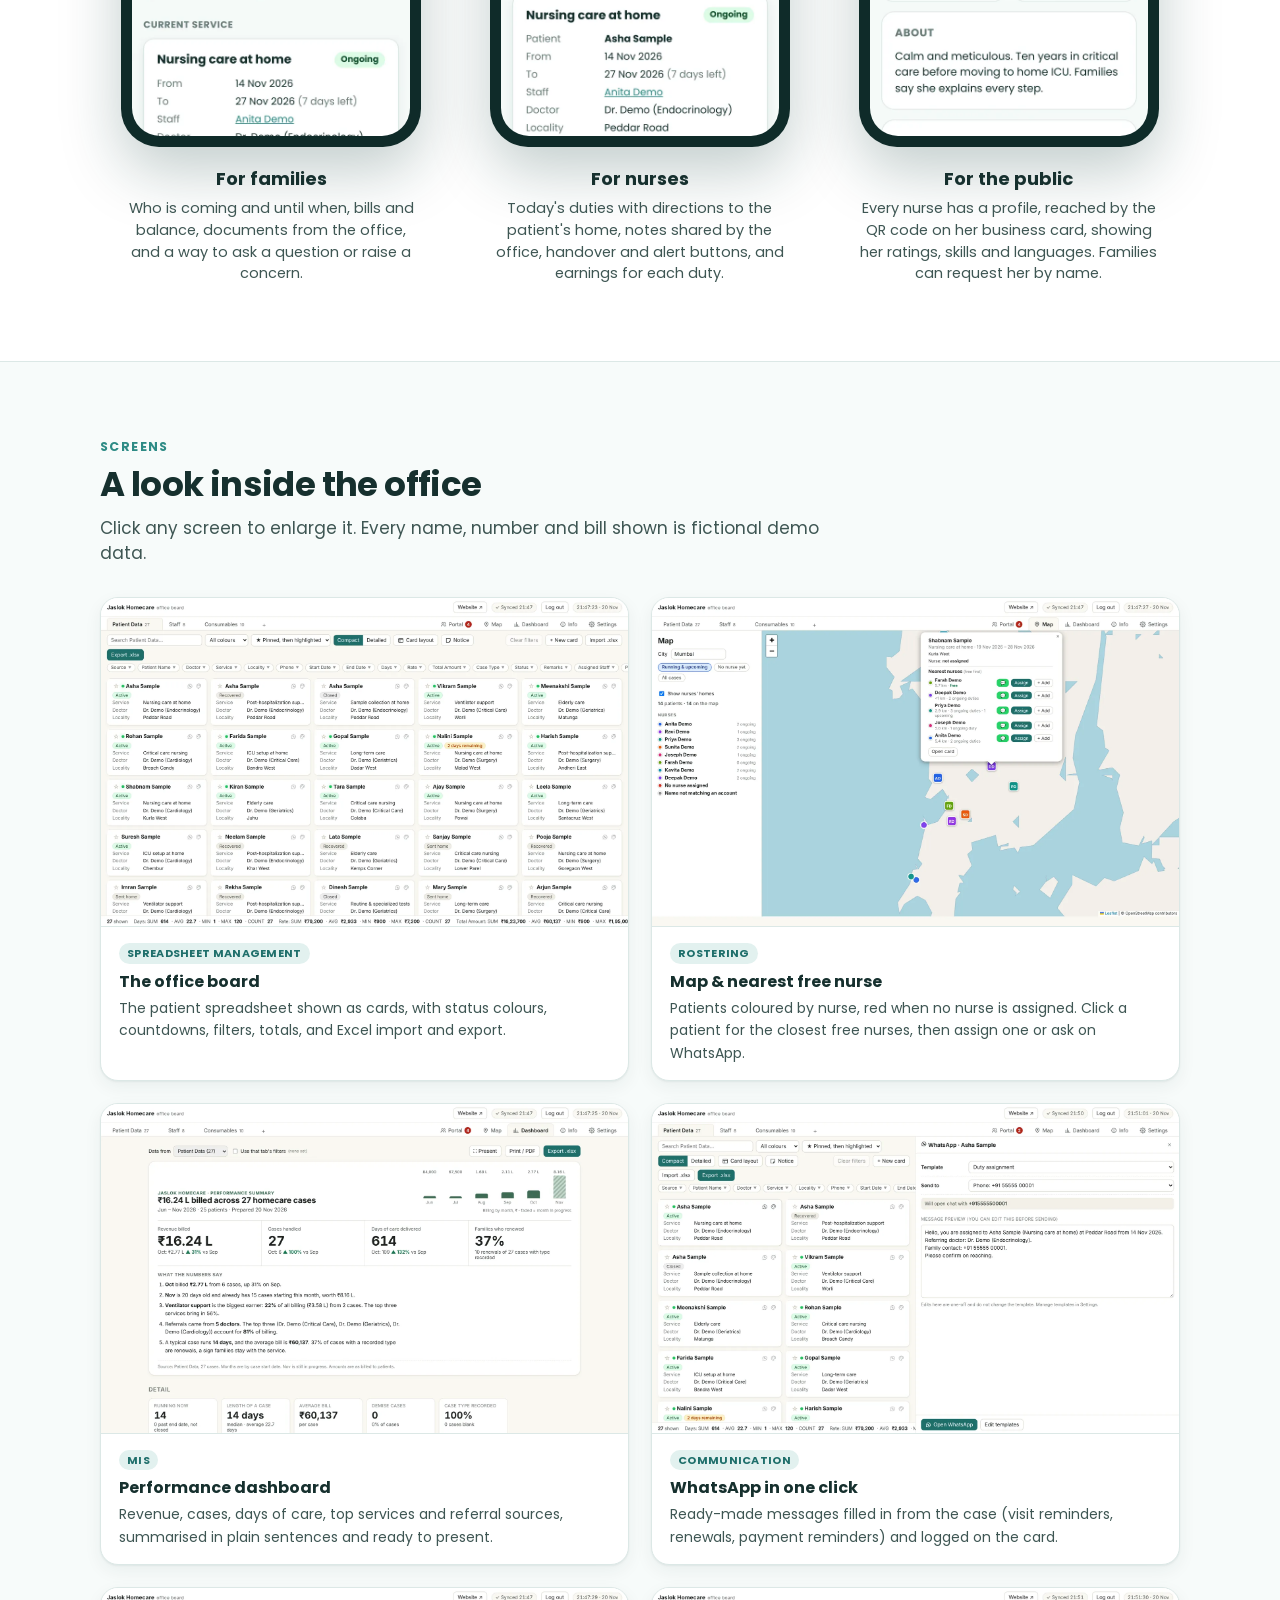
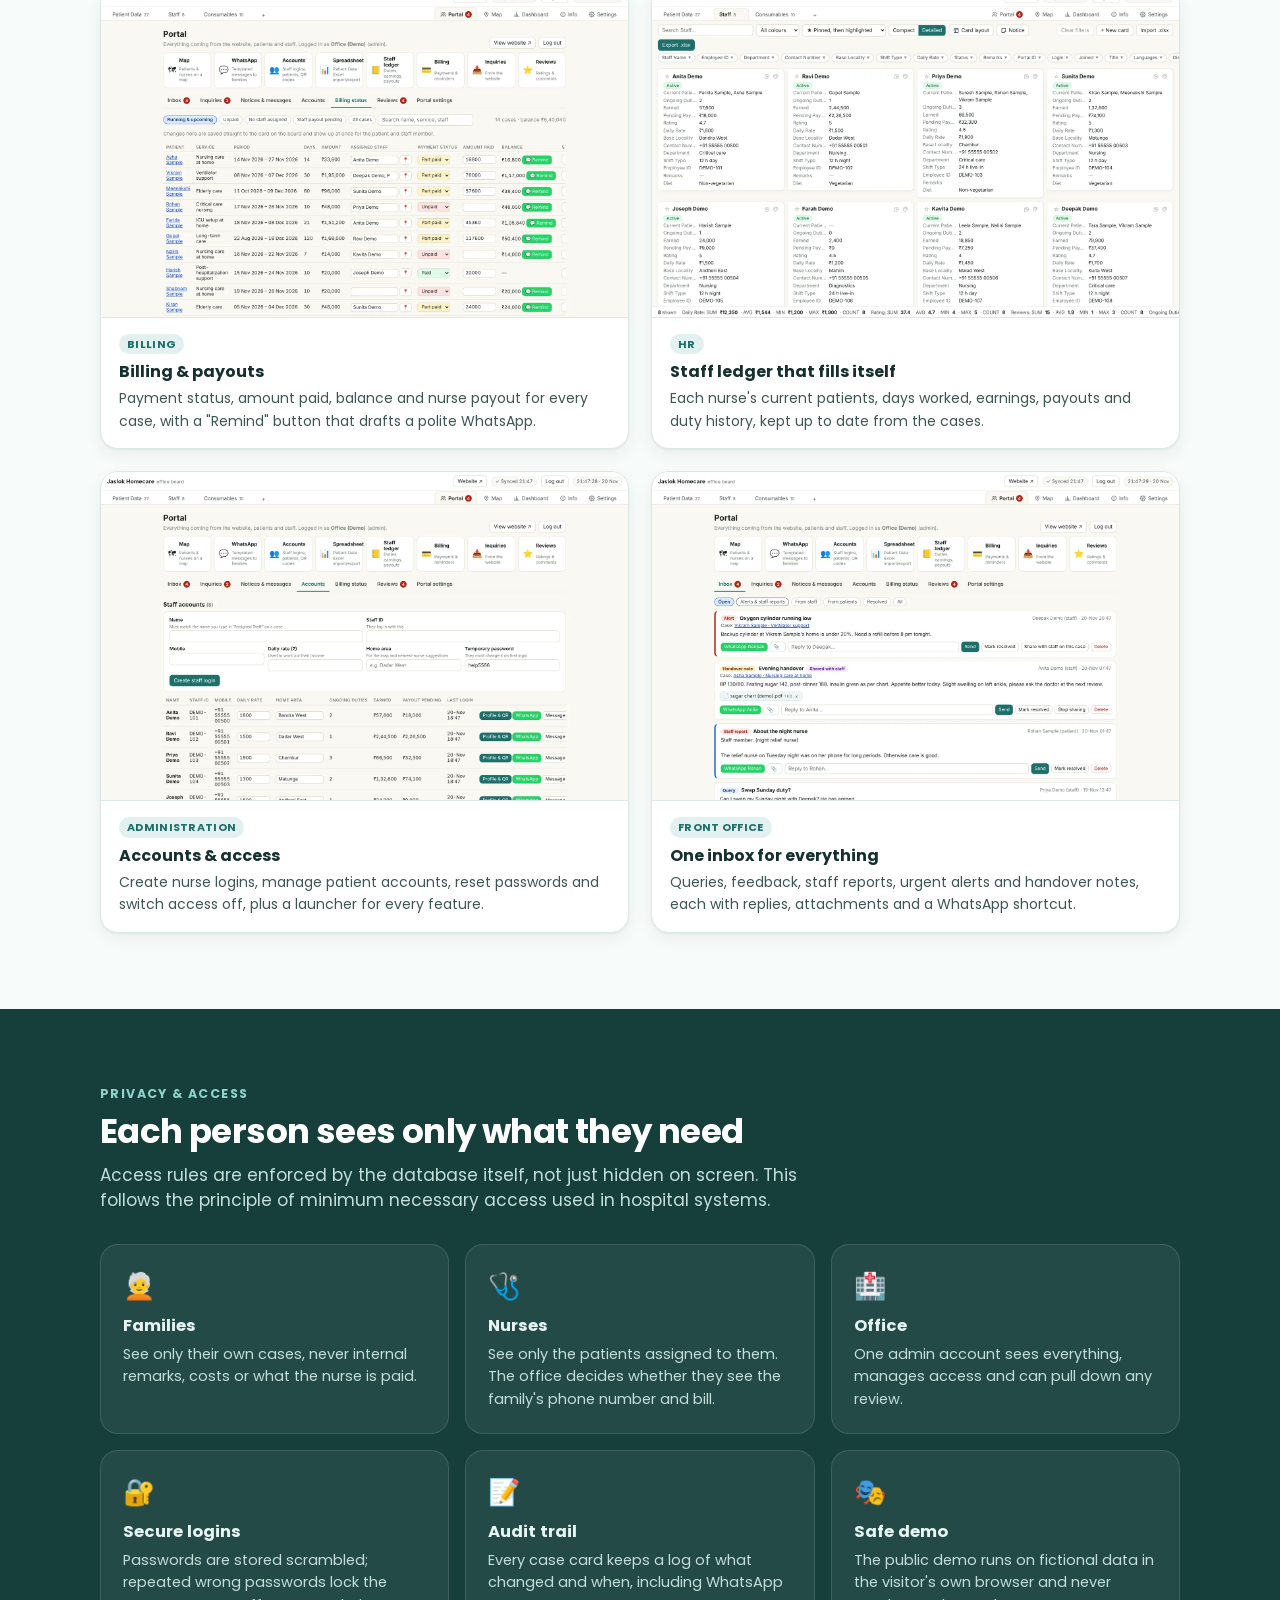
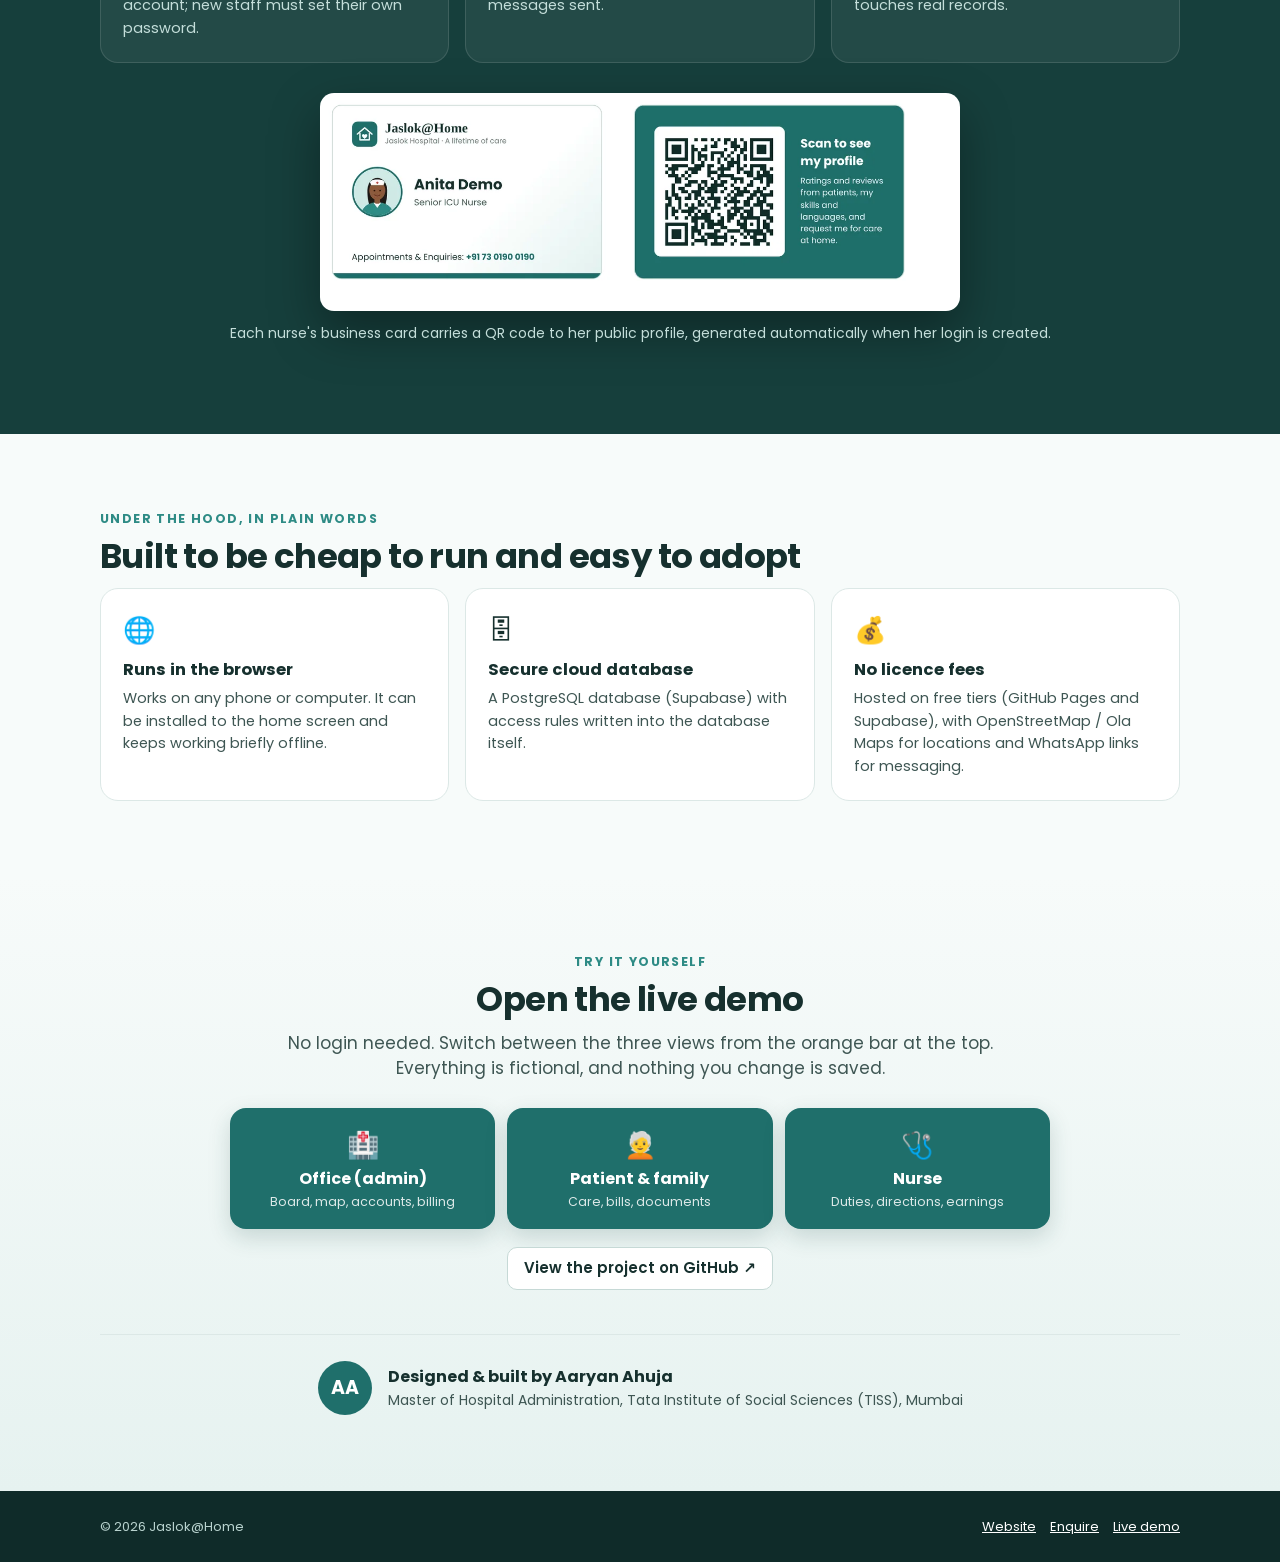
<file: about.html>
<!doctype html>
<html lang="en">
<head>
<meta charset="utf-8">
<meta name="viewport" content="width=device-width, initial-scale=1">
<title>About the Platform · Jaslok@Home</title>
<meta name="description" content="Jaslok@Home Care Platform: a home-care information system with patient registration, nurse rostering on a map, billing, staff ledger, patient and nurse apps, WhatsApp messaging and MIS dashboards.">
<meta property="og:title" content="Jaslok@Home Care Platform">
<meta property="og:description" content="The modules of a hospital information system, rebuilt for care delivered at home.">
<meta property="og:type" content="website">
<meta property="og:url" content="https://aaryan-25.github.io/Jaslok-Home/about.html">
<meta property="og:image" content="https://aaryan-25.github.io/Jaslok-Home/media/walkthrough-poster.jpg">
<meta property="og:image:width" content="1280">
<meta property="og:image:height" content="720">
<meta property="og:video" content="https://aaryan-25.github.io/Jaslok-Home/media/walkthrough.mp4">
<meta property="og:video:type" content="video/mp4">
<meta name="twitter:card" content="summary_large_image">
<meta name="theme-color" content="#1F6F6B">
<link rel="icon" href="icons/icon-192.png">
<link rel="preconnect" href="https://fonts.googleapis.com">
<link rel="preconnect" href="https://fonts.gstatic.com" crossorigin>
<link href="https://fonts.googleapis.com/css2?family=Poppins:wght@400;500;600;700&family=Libre+Baskerville:wght@700&display=swap" rel="stylesheet">
<link rel="stylesheet" href="css/site.css">
<style>
body{background:#F7FBFA}
.nav{background:rgba(255,255,255,.92);backdrop-filter:blur(8px);border-bottom:1px solid var(--line);position:sticky;top:0;z-index:20}
.nav .wrap{display:flex;align-items:center;gap:6px;height:64px}
.brand{display:flex;align-items:center;gap:10px;text-decoration:none;color:var(--ink)}
.brand svg{width:36px;height:36px}.brand .bt{font-family:"Libre Baskerville",Georgia,serif;font-weight:700;font-size:19px}
.nav a.l{color:var(--ink2);text-decoration:none;font-weight:500;padding:8px 10px;border-radius:8px;font-size:14.5px}
.nav a.l:hover{background:var(--accent-soft);color:var(--accent)}
@media (max-width:900px){ .nav a.l{display:none} }
@media (max-width:520px){ .nav .navweb{display:none} .brand .bt{font-size:17px} }
.eyebrow{font-size:12.5px;letter-spacing:1.4px;text-transform:uppercase;color:var(--accent2);font-weight:700}
h2.t{font-size:34px;letter-spacing:-.6px;line-height:1.15;margin:8px 0 12px}
p.sub{color:var(--ink2);font-size:17px;max-width:720px;margin:0 0 30px}
section{padding:76px 0}
@media (max-width:700px){ section{padding:52px 0} h2.t{font-size:26px} }

/* hero */
.hero{background:radial-gradient(1200px 500px at 80% -10%,#D7ECE9 0,transparent 60%),linear-gradient(180deg,#EEF6F4,#F7FBFA);padding:60px 0 40px}
.hero h1{font-size:52px;line-height:1.05;letter-spacing:-1.6px;margin:12px 0 16px;max-width:860px}
.hero h1 em{font-style:normal;color:var(--accent)}
.hero .lead{font-size:19px;color:var(--ink2);max-width:760px;margin:0 0 24px}
.chips{display:flex;flex-wrap:wrap;gap:8px;margin:0 0 28px}
.chip{display:inline-flex;gap:6px;align-items:center;background:#fff;border:1px solid var(--line);border-radius:999px;padding:7px 14px;font-weight:600;font-size:14px;color:var(--ink)}
.chip b{color:var(--accent)}
.ctas{display:flex;flex-wrap:wrap;gap:10px;margin-bottom:36px}
.ctas .btn{padding:13px 22px;font-size:15.5px;border-radius:12px}
@media (max-width:700px){ .hero h1{font-size:34px;letter-spacing:-.8px} .hero .lead{font-size:16.5px} }
.frame{background:#fff;border-radius:18px;box-shadow:0 30px 80px rgba(15,60,56,.22),0 0 0 1px rgba(15,60,56,.08);overflow:hidden}
.frame .bar{display:flex;align-items:center;gap:6px;padding:10px 14px;background:#EEF3F2;border-bottom:1px solid var(--line)}
.frame .bar i{width:11px;height:11px;border-radius:50%;background:#E8A0A0}.frame .bar i:nth-child(2){background:#EBCB86}.frame .bar i:nth-child(3){background:#9FD19A}
.frame .bar span{margin-left:10px;font-size:12.5px;color:var(--muted);background:#fff;border-radius:6px;padding:3px 12px;flex:1;max-width:420px}
.frame video,.frame img{display:block;width:100%;height:auto;background:#0F2B29}
.vidnote{font-size:13px;color:var(--muted);margin-top:10px;text-align:center}

/* problem → solution */
.ps{display:grid;grid-template-columns:1fr 1fr;gap:20px}
.ps .c{background:#fff;border:1px solid var(--line);border-radius:20px;padding:26px}
.ps .c.bad{background:#FFF8F3;border-color:#F5DCC8}
.ps h3{margin:0 0 12px;font-size:19px}
.ps ul{margin:0;padding:0;list-style:none;display:flex;flex-direction:column;gap:12px}
.ps li{display:grid;grid-template-columns:28px 1fr;gap:8px;font-size:15.5px;color:var(--ink2)}
.ps li span:first-child{font-size:19px;line-height:1.3}
@media (max-width:800px){ .ps{grid-template-columns:1fr} }

/* HMIS map */
.hmis{background:#fff;border:1px solid var(--line);border-radius:20px;overflow:hidden;box-shadow:var(--shadow)}
.hmis table{border-collapse:collapse;width:100%}
.hmis th{background:#163F3C;color:#E6F4F2;text-align:left;font-size:12.5px;letter-spacing:.6px;text-transform:uppercase;padding:14px 18px}
.hmis td{padding:15px 18px;border-top:1px solid var(--line);vertical-align:top;font-size:15px}
.hmis td:first-child{font-weight:700;width:28%;color:var(--ink)}
.hmis td:first-child small{display:block;font-weight:500;color:var(--muted);font-size:12.5px;margin-top:2px}
.hmis td:nth-child(2){color:var(--ink2)}
.hmis td:last-child{width:17%;white-space:nowrap}
.who{display:inline-block;font-size:11.5px;font-weight:700;border-radius:999px;padding:2px 9px;margin:0 3px 3px 0}
.who.o{background:#E2F1EF;color:#1F6F6B}.who.p{background:#E0EDFF;color:#1E3A8A}.who.n{background:#FDECDD;color:#9A3412}.who.v{background:#F3E8FF;color:#6B21A8}
@media (max-width:760px){ .hmis thead{display:none} .hmis tr{display:block;border-top:1px solid var(--line);padding:12px 16px} .hmis td{display:block;border:none;padding:3px 0;width:auto!important} }

/* journey */
.journey{display:grid;grid-template-columns:repeat(6,1fr);gap:0;position:relative}
.journey::before{content:"";position:absolute;left:8%;right:8%;top:38px;height:3px;background:linear-gradient(90deg,#2E8B85,#1F6F6B)}
.step{text-align:center;position:relative;padding:0 8px}
.step .ic{width:78px;height:78px;margin:0 auto 12px;border-radius:50%;background:#fff;border:3px solid var(--accent);display:flex;align-items:center;justify-content:center;font-size:30px;position:relative;z-index:1;box-shadow:0 6px 18px rgba(20,70,66,.15)}
.step b{display:block;font-size:15.5px;margin-bottom:4px}
.step span{font-size:13.5px;color:var(--ink2)}
@media (max-width:900px){ .journey{grid-template-columns:1fr 1fr 1fr;row-gap:28px} .journey::before{display:none} }
@media (max-width:520px){ .journey{grid-template-columns:1fr 1fr} }

/* three apps */
.apps{display:grid;grid-template-columns:repeat(3,1fr);gap:26px;align-items:start}
.phone{background:#0F2B29;border-radius:38px;padding:11px;box-shadow:0 24px 60px rgba(15,60,56,.25);max-width:300px;margin:0 auto}
.phone img{display:block;width:100%;border-radius:28px;aspect-ratio:390/844;object-fit:cover;object-position:top}
.app h3{text-align:center;margin:18px 0 6px;font-size:18px}
.app p{text-align:center;color:var(--ink2);font-size:14.5px;margin:0 auto;max-width:300px}
@media (max-width:860px){ .apps{grid-template-columns:1fr} }

/* gallery */
.gal{display:grid;grid-template-columns:repeat(2,1fr);gap:22px}
.shot{background:#fff;border:1px solid var(--line);border-radius:18px;overflow:hidden;box-shadow:var(--shadow);cursor:zoom-in;transition:transform .15s}
.shot:hover{transform:translateY(-3px)}
.shot img{display:block;width:100%;aspect-ratio:16/10;object-fit:cover;object-position:top left;border-bottom:1px solid var(--line)}
.shot div{padding:14px 18px 16px}
.shot b{display:block;font-size:16px;margin-bottom:3px}
.shot span{color:var(--ink2);font-size:14px}
.shot .tag{display:inline-block;font-size:11px;font-weight:700;color:var(--accent);background:var(--accent-soft);border-radius:999px;padding:2px 8px;margin-bottom:6px;letter-spacing:.3px;text-transform:uppercase}
@media (max-width:760px){ .gal{grid-template-columns:1fr} }
#lb{position:fixed;inset:0;background:rgba(8,22,21,.9);z-index:100;display:none;align-items:center;justify-content:center;padding:20px;cursor:zoom-out}
#lb.on{display:flex}#lb img{max-width:100%;max-height:88vh;border-radius:12px;box-shadow:0 20px 60px rgba(0,0,0,.5)}
#lb p{position:absolute;bottom:14px;left:0;right:0;text-align:center;color:#E6F4F2;font-size:14.5px;margin:0}

/* privacy + tech */
.grid3{display:grid;grid-template-columns:repeat(3,1fr);gap:16px}
.tile{background:#fff;border:1px solid var(--line);border-radius:18px;padding:22px}
.tile .i{font-size:26px}.tile b{display:block;font-size:16.5px;margin:8px 0 4px}.tile span{color:var(--ink2);font-size:14.5px}
@media (max-width:860px){ .grid3{grid-template-columns:1fr} }
.dark{background:#163F3C;color:#E6F4F2}
.dark .eyebrow{color:#8FD3CC}.dark p.sub{color:#C4DEDA}.dark .tile{background:rgba(255,255,255,.06);border-color:rgba(255,255,255,.12)}.dark .tile span{color:#C4DEDA}
.card-strip{display:flex;justify-content:center;margin-top:30px}
.card-strip img{max-width:640px;width:100%;border-radius:14px;box-shadow:0 20px 50px rgba(0,0,0,.35)}

/* final cta */
.cta{text-align:center}
.cta .roles{display:grid;grid-template-columns:repeat(3,1fr);gap:12px;max-width:820px;margin:26px auto 18px}
.cta .roles a{background:var(--accent);color:#fff;text-decoration:none;border-radius:16px;padding:18px 10px;display:flex;flex-direction:column;gap:2px;align-items:center;box-shadow:0 8px 22px rgba(20,70,66,.18)}
.cta .roles a:hover{background:#185956}.cta .roles span{font-size:26px}.cta .roles b{font-size:16px}.cta .roles small{opacity:.85;font-size:12.5px}
@media (max-width:620px){ .cta .roles{grid-template-columns:1fr} }
.credit{border-top:1px solid var(--line);margin-top:44px;padding-top:26px;display:flex;align-items:center;gap:16px;justify-content:center;flex-wrap:wrap;text-align:left}
.credit .av{width:54px;height:54px;border-radius:50%;background:var(--accent);color:#fff;font-weight:700;font-size:19px;display:flex;align-items:center;justify-content:center}
.credit b{display:block;font-size:16px}.credit span{color:var(--ink2);font-size:14px}
footer{background:#0F2B29;color:#B9D3CF;padding:26px 0;font-size:13px}
footer .wrap{display:flex;gap:14px;flex-wrap:wrap}footer a{color:#fff}
</style>
</head>
<body>
<nav class="nav"><div class="wrap">
  <a class="brand" href="index.html"><svg viewBox="0 0 48 48" aria-hidden="true"><rect width="48" height="48" rx="12" fill="#1F6F6B"/><path d="M10 24 24 12l14 12" stroke="#fff" stroke-width="2.6" fill="none" stroke-linecap="round" stroke-linejoin="round"/><path d="M15 22v13h18V22" stroke="#fff" stroke-width="2.6" fill="none" stroke-linejoin="round"/><path d="M24 33s-5-3-5-6.4a2.6 2.6 0 0 1 5-1 2.6 2.6 0 0 1 5 1C29 30 24 33 24 33z" fill="#fff"/></svg><span class="bt">Jaslok@Home</span></a>
  <span class="spacer"></span>
  <a class="l" href="#problem">Why</a><a class="l" href="#modules">Modules</a><a class="l" href="#journey">Patient journey</a><a class="l" href="#screens">Screens</a><a class="l" href="#privacy">Privacy</a>
  <a class="btn sm navweb" href="index.html">Website</a>
  <a class="btn sm primary" href="#demo">▶ Try the demo</a>
</div></nav>

<header class="hero"><div class="wrap">
  <div class="eyebrow">Case study · Home-care information system</div>
  <h1>A hospital information system, <em>rebuilt for care at home.</em></h1>
  <p class="lead">Jaslok@Home brings patient registration, nurse rostering, billing, the staff ledger, patient communication and MIS reporting together in one place. Families, nurses and the office each get their own simple app, all working from the same record.</p>
  <div class="chips">
    <span class="chip">👥 <b>3</b> user roles</span><span class="chip">🧩 <b>12</b> HMIS-style modules</span><span class="chip">📱 Works on any phone</span><span class="chip">🗺 Map-based rostering</span><span class="chip">💬 WhatsApp built in</span><span class="chip">🔒 Role-based access</span>
  </div>
  <div class="ctas"><a class="btn primary" href="#demo">▶ Try the live demo</a><a class="btn" href="#modules">See the modules</a></div>
  <div class="frame">
    <div class="bar"><i></i><i></i><i></i><span>jaslok@home · one-minute walkthrough</span></div>
    <video src="media/walkthrough.mp4" poster="media/walkthrough-poster.jpg" controls muted playsinline preload="metadata" aria-label="Walkthrough video of the platform"></video>
  </div>
  <p class="vidnote">A one-minute tour: website enquiry → the office board → map-based nurse allocation → WhatsApp → billing → the patient and nurse apps. All data shown is fictional.</p>
</div></header>

<section id="problem"><div class="wrap">
  <div class="eyebrow">Why it was built</div>
  <h2 class="t">Home care usually runs on phone calls, WhatsApp chats and spreadsheets.</h2>
  <p class="sub">A hospital has an HMIS. A home-care service rarely does, even though it has the same needs: registration, scheduling, billing, staff management and feedback. The difference is that its "ward" is spread across the whole city.</p>
  <div class="ps">
    <div class="c bad"><h3>The usual way</h3><ul>
      <li><span>📞</span><span>Enquiries arrive by phone and are written down by hand, and some are forgotten.</span></li>
      <li><span>📊</span><span>Patient lists, nurse lists and bills live in separate Excel sheets.</span></li>
      <li><span>🧭</span><span>Choosing a nurse for a new patient means calling around to see who is free and nearby.</span></li>
      <li><span>💸</span><span>Payments, balances and nurse payouts are tracked separately, so they drift apart.</span></li>
      <li><span>❓</span><span>Families have to call the office for every question: who is coming, how much is due.</span></li></ul></div>
    <div class="c"><h3>With Jaslok@Home</h3><ul>
      <li><span>📥</span><span>Every website enquiry lands in one inbox and becomes a case in one click.</span></li>
      <li><span>🗂</span><span>One record per case feeds the patient's bill, the nurse's duty list and the office dashboard.</span></li>
      <li><span>🗺</span><span>A live map shows every patient and nurse and suggests the nearest free nurse.</span></li>
      <li><span>💳</span><span>Payment status, balances and nurse payouts sit in one table, and the staff ledger updates itself.</span></li>
      <li><span>📱</span><span>Families see their care, bills and documents in their own app, and can message the office.</span></li></ul></div>
  </div>
</div></section>

<section id="modules" style="background:#fff;border-top:1px solid var(--line);border-bottom:1px solid var(--line)"><div class="wrap">
  <div class="eyebrow">Modules</div>
  <h2 class="t">Familiar HMIS modules, adapted for home care</h2>
  <p class="sub">If you know hospital information systems, you'll recognise every module. Each one has been reshaped for a nurse who travels to the patient instead of a patient who comes to the bed.</p>
  <div class="hmis"><table>
    <thead><tr><th>HMIS module</th><th>In Jaslok@Home</th><th>Used by</th></tr></thead>
    <tbody>
      <tr><td>Front office &amp; enquiries<small>CRM / lead management</small></td><td>Website enquiry form (with prescription upload), "Request this nurse" from a nurse's profile, and an inquiry inbox where one click turns an enquiry into a case.</td><td><span class="who v">Visitor</span><span class="who o">Office</span></td></tr>
      <tr><td>Patient registration<small>UHID / patient master</small></td><td>Families register with their mobile number, and every past and present case links to them automatically.</td><td><span class="who p">Patient</span><span class="who o">Office</span></td></tr>
      <tr><td>Episode of care<small>like ADT for a ward</small></td><td>Each service is a case card with a clear life-cycle (Enquiry → Active → Recovered / Sent home / Closed), countdowns and renewal alerts.</td><td><span class="who o">Office</span></td></tr>
      <tr><td>Rostering &amp; allocation<small>resource scheduling</small></td><td>A live city map of patients and nurses' homes. Click a patient to see the nearest <b>free</b> nurses and assign one in a click, or ask them on WhatsApp first.</td><td><span class="who o">Office</span></td></tr>
      <tr><td>Nursing notes &amp; handover<small>clinical documentation</small></td><td>Nurses send handover notes, patient updates and urgent alerts, with photos. The office approves them and shares them with the next nurse on that patient.</td><td><span class="who n">Nurse</span><span class="who o">Office</span></td></tr>
      <tr><td>Billing &amp; receivables<small>IP billing / AR</small></td><td>Days × rate billing, payment status, amount paid and balance, one-tap WhatsApp payment reminders, and an itemised bill view for the family.</td><td><span class="who o">Office</span><span class="who p">Patient</span></td></tr>
      <tr><td>HR &amp; payroll inputs<small>attendance / payroll</small></td><td>A staff ledger that fills itself: days worked, earnings at each nurse's daily rate, paid and pending payouts, and full duty history.</td><td><span class="who o">Office</span><span class="who n">Nurse</span></td></tr>
      <tr><td>Medical records<small>MRD / document management</small></td><td>Bills, care plans and reports attached to each case, each marked for the office only, the patient, the staff or both.</td><td><span class="who o">Office</span><span class="who p">Patient</span><span class="who n">Nurse</span></td></tr>
      <tr><td>Patient portal &amp; communication</td><td>A patient app for current care, history, bills and documents. Two-way messages with attachments, notices, and WhatsApp templates for every common message.</td><td><span class="who p">Patient</span><span class="who o">Office</span></td></tr>
      <tr><td>Feedback &amp; grievance<small>quality / patient experience</small></td><td>Star ratings and reviews on each nurse's public profile (only from logged-in patients, marked when verified), staff-concern reports, and moderation by the office.</td><td><span class="who p">Patient</span><span class="who o">Office</span></td></tr>
      <tr><td>MIS &amp; reports</td><td>A one-page performance dashboard (revenue, cases, days of care, referral sources, renewals) with a plain-language summary, plus Excel import and export of every sheet.</td><td><span class="who o">Office</span></td></tr>
      <tr><td>Inventory<small>consumables &amp; equipment</small></td><td>A consumables and equipment-rental sheet with stock, procurement cost and retail rate.</td><td><span class="who o">Office</span></td></tr>
    </tbody></table></div>
</div></section>

<section id="journey"><div class="wrap">
  <div class="eyebrow">Patient journey</div>
  <h2 class="t">From the first call to the last bill, in one record</h2>
  <p class="sub">Every step updates the same case, so the office, the nurse and the family always see the same thing.</p>
  <div class="journey">
    <div class="step"><div class="ic">📥</div><b>Enquiry</b><span>The family fills the website form or calls the coordinator.</span></div>
    <div class="step"><div class="ic">🗂</div><b>Registration</b><span>The office accepts it and a case card is created.</span></div>
    <div class="step"><div class="ic">🗺</div><b>Allocation</b><span>The map suggests the nearest free nurse.</span></div>
    <div class="step"><div class="ic">🩺</div><b>Care at home</b><span>The nurse gets directions, notes and handovers on her phone.</span></div>
    <div class="step"><div class="ic">💳</div><b>Billing</b><span>The bill, payments and the nurse's payout update together.</span></div>
    <div class="step"><div class="ic">⭐</div><b>Feedback</b><span>The family rates the nurse; the office reviews it.</span></div>
  </div>
</div></section>

<section style="background:#fff;border-top:1px solid var(--line);border-bottom:1px solid var(--line)"><div class="wrap">
  <div class="eyebrow">Three apps, one record</div>
  <h2 class="t">Simple enough for a family member, complete enough for the office</h2>
  <p class="sub">Nothing to install from an app store: each one opens in the phone's browser, and can be added to the home screen like an app.</p>
  <div class="apps">
    <div class="app"><div class="phone"><img src="media/phone-patient.webp" alt="Patient app showing current care, balance due and documents" loading="lazy"></div><h3>For families</h3><p>Who is coming and until when, bills and balance, documents from the office, and a way to ask a question or raise a concern.</p></div>
    <div class="app"><div class="phone"><img src="media/phone-nurse.webp" alt="Nurse app showing today's duties with directions" loading="lazy"></div><h3>For nurses</h3><p>Today's duties with directions to the patient's home, notes shared by the office, handover and alert buttons, and earnings for each duty.</p></div>
    <div class="app"><div class="phone"><img src="media/phone-profile.webp" alt="Public nurse profile with ratings and skills" loading="lazy"></div><h3>For the public</h3><p>Every nurse has a profile, reached by the QR code on her business card, showing her ratings, skills and languages. Families can request her by name.</p></div>
  </div>
</div></section>

<section id="screens"><div class="wrap">
  <div class="eyebrow">Screens</div>
  <h2 class="t">A look inside the office</h2>
  <p class="sub">Click any screen to enlarge it. Every name, number and bill shown is fictional demo data.</p>
  <div class="gal">
    <figure class="shot" style="margin:0" data-full="media/board.webp"><img src="media/board.webp" alt="Office board with patient case cards" loading="lazy"><div><span class="tag">Spreadsheet management</span><b>The office board</b><span>The patient spreadsheet shown as cards, with status colours, countdowns, filters, totals, and Excel import and export.</span></div></figure>
    <figure class="shot" style="margin:0" data-full="media/map-suggest.webp"><img src="media/map-suggest.webp" alt="Map with nearest nurse suggestions" loading="lazy"><div><span class="tag">Rostering</span><b>Map &amp; nearest free nurse</b><span>Patients coloured by nurse, red when no nurse is assigned. Click a patient for the closest free nurses, then assign one or ask on WhatsApp.</span></div></figure>
    <figure class="shot" style="margin:0" data-full="media/dashboard.webp"><img src="media/dashboard.webp" alt="MIS performance dashboard" loading="lazy"><div><span class="tag">MIS</span><b>Performance dashboard</b><span>Revenue, cases, days of care, top services and referral sources, summarised in plain sentences and ready to present.</span></div></figure>
    <figure class="shot" style="margin:0" data-full="media/whatsapp.webp"><img src="media/whatsapp.webp" alt="WhatsApp message templates" loading="lazy"><div><span class="tag">Communication</span><b>WhatsApp in one click</b><span>Ready-made messages filled in from the case (visit reminders, renewals, payment reminders) and logged on the card.</span></div></figure>
    <figure class="shot" style="margin:0" data-full="media/billing.webp"><img src="media/billing.webp" alt="Billing status table" loading="lazy"><div><span class="tag">Billing</span><b>Billing &amp; payouts</b><span>Payment status, amount paid, balance and nurse payout for every case, with a "Remind" button that drafts a polite WhatsApp.</span></div></figure>
    <figure class="shot" style="margin:0" data-full="media/ledger.webp"><img src="media/ledger.webp" alt="Staff ledger" loading="lazy"><div><span class="tag">HR</span><b>Staff ledger that fills itself</b><span>Each nurse's current patients, days worked, earnings, payouts and duty history, kept up to date from the cases.</span></div></figure>
    <figure class="shot" style="margin:0" data-full="media/accounts.webp"><img src="media/accounts.webp" alt="Account management" loading="lazy"><div><span class="tag">Administration</span><b>Accounts &amp; access</b><span>Create nurse logins, manage patient accounts, reset passwords and switch access off, plus a launcher for every feature.</span></div></figure>
    <figure class="shot" style="margin:0" data-full="media/inbox.webp"><img src="media/inbox.webp" alt="Office inbox" loading="lazy"><div><span class="tag">Front office</span><b>One inbox for everything</b><span>Queries, feedback, staff reports, urgent alerts and handover notes, each with replies, attachments and a WhatsApp shortcut.</span></div></figure>
  </div>
</div></section>

<section class="dark" id="privacy"><div class="wrap">
  <div class="eyebrow">Privacy &amp; access</div>
  <h2 class="t" style="color:#fff">Each person sees only what they need</h2>
  <p class="sub">Access rules are enforced by the database itself, not just hidden on screen. This follows the principle of minimum necessary access used in hospital systems.</p>
  <div class="grid3">
    <div class="tile"><div class="i">🧑‍🦳</div><b>Families</b><span>See only their own cases, never internal remarks, costs or what the nurse is paid.</span></div>
    <div class="tile"><div class="i">🩺</div><b>Nurses</b><span>See only the patients assigned to them. The office decides whether they see the family's phone number and bill.</span></div>
    <div class="tile"><div class="i">🏥</div><b>Office</b><span>One admin account sees everything, manages access and can pull down any review.</span></div>
    <div class="tile"><div class="i">🔐</div><b>Secure logins</b><span>Passwords are stored scrambled; repeated wrong passwords lock the account; new staff must set their own password.</span></div>
    <div class="tile"><div class="i">📝</div><b>Audit trail</b><span>Every case card keeps a log of what changed and when, including WhatsApp messages sent.</span></div>
    <div class="tile"><div class="i">🎭</div><b>Safe demo</b><span>The public demo runs on fictional data in the visitor's own browser and never touches real records.</span></div>
  </div>
  <div class="card-strip"><img src="media/card.webp" alt="Printable nurse business card with QR code" loading="lazy"></div>
  <p style="text-align:center;color:#C4DEDA;font-size:14px;margin-top:12px">Each nurse's business card carries a QR code to her public profile, generated automatically when her login is created.</p>
</div></section>

<section id="tech"><div class="wrap">
  <div class="eyebrow">Under the hood, in plain words</div>
  <h2 class="t">Built to be cheap to run and easy to adopt</h2>
  <div class="grid3">
    <div class="tile"><div class="i">🌐</div><b>Runs in the browser</b><span>Works on any phone or computer. It can be installed to the home screen and keeps working briefly offline.</span></div>
    <div class="tile"><div class="i">🗄</div><b>Secure cloud database</b><span>A PostgreSQL database (Supabase) with access rules written into the database itself.</span></div>
    <div class="tile"><div class="i">💰</div><b>No licence fees</b><span>Hosted on free tiers (GitHub Pages and Supabase), with OpenStreetMap / Ola Maps for locations and WhatsApp links for messaging.</span></div>
  </div>
</div></section>

<section class="cta" id="demo" style="background:linear-gradient(180deg,#F7FBFA,#E6F2F0)"><div class="wrap">
  <div class="eyebrow">Try it yourself</div>
  <h2 class="t">Open the live demo</h2>
  <p class="sub" style="margin:0 auto">No login needed. Switch between the three views from the orange bar at the top. Everything is fictional, and nothing you change is saved.</p>
  <div class="roles">
    <a href="admin.html?demo=admin"><span>🏥</span><b>Office (admin)</b><small>Board, map, accounts, billing</small></a>
    <a href="portal.html?demo=patient"><span>🧑‍🦳</span><b>Patient &amp; family</b><small>Care, bills, documents</small></a>
    <a href="portal.html?demo=staff"><span>🩺</span><b>Nurse</b><small>Duties, directions, earnings</small></a>
  </div>
  <a class="btn" href="https://github.com/Aaryan-25/Jaslok-Home" target="_blank" rel="noopener">View the project on GitHub ↗</a>
  <div class="credit"><div class="av">AA</div><div><b>Designed &amp; built by Aaryan Ahuja</b><span>Master of Hospital Administration, Tata Institute of Social Sciences (TISS), Mumbai</span></div></div>
</div></section>

<footer><div class="wrap"><span>© <span id="yr"></span> Jaslok@Home</span><span class="spacer"></span><a href="index.html">Website</a><a href="index.html#inquiry">Enquire</a><a href="#demo">Live demo</a></div></footer>
<div id="lb" role="dialog" aria-label="Enlarged screenshot"><img alt=""><p></p></div>
<script>
document.getElementById('yr').textContent=new Date().getFullYear();
const lb=document.getElementById('lb');
document.querySelectorAll('.shot').forEach(s=>s.addEventListener('click',()=>{ lb.querySelector('img').src=s.dataset.full; lb.querySelector('p').textContent=s.querySelector('b').textContent+' (fictional demo data)'; lb.classList.add('on'); }));
lb.addEventListener('click',()=>lb.classList.remove('on')); document.addEventListener('keydown',e=>{ if(e.key==='Escape') lb.classList.remove('on'); });
// play the walkthrough when it scrolls into view (muted, so browsers allow it)
const v=document.querySelector('video'); if('IntersectionObserver' in window && v){ new IntersectionObserver(es=>es.forEach(e=>{ if(e.isIntersecting&&v.paused&&!v.dataset.done){ v.play().catch(()=>{}); v.dataset.done=1; } }),{threshold:.5}).observe(v); }
</script>
</body>
</html>
</file>
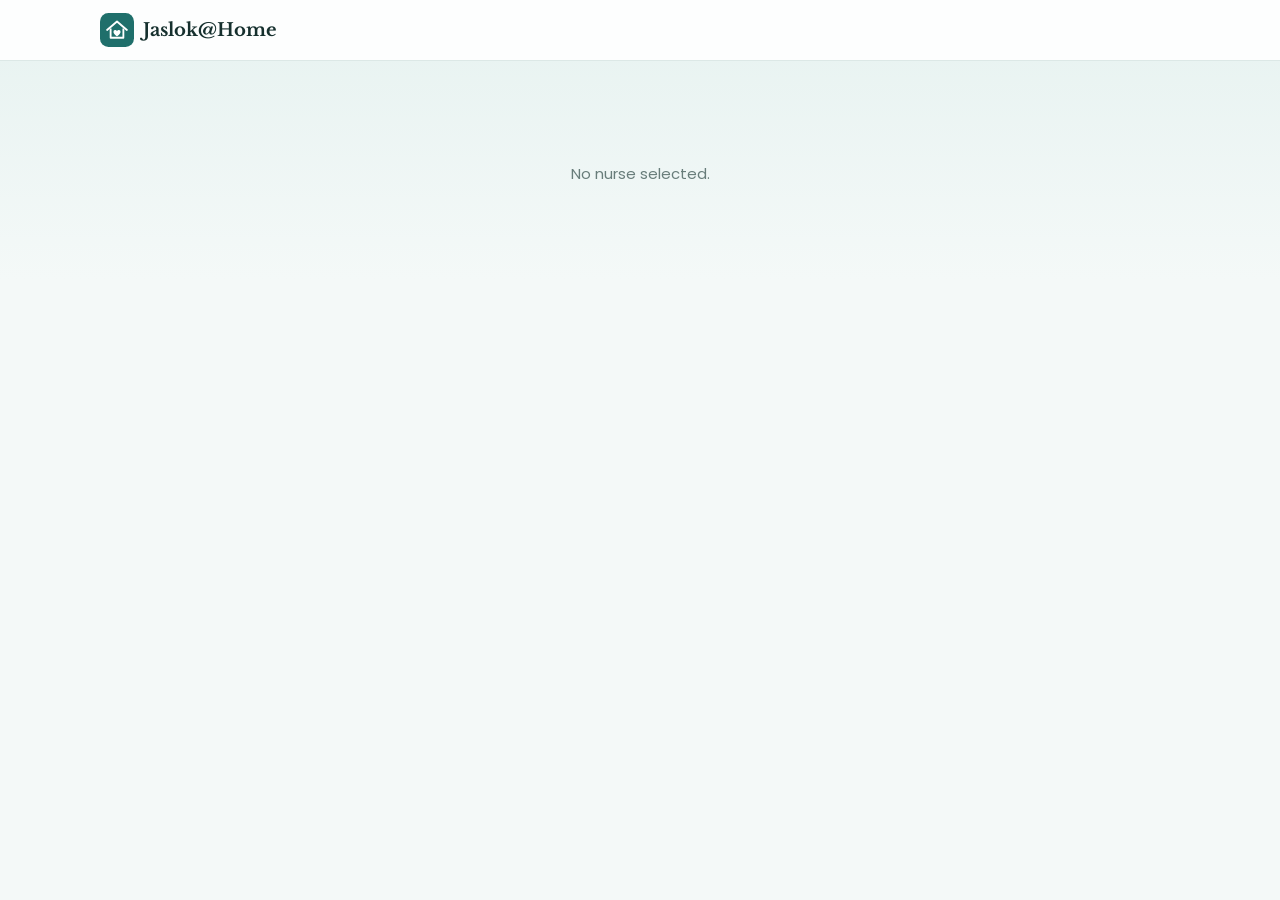
<file: nurse.html>
<!doctype html>
<html lang="en">
<head>
<meta charset="utf-8">
<meta name="viewport" content="width=device-width, initial-scale=1">
<title>Nurse Profile · Jaslok@Home</title>
<meta name="theme-color" content="#1F6F6B">
<link rel="manifest" href="manifest.json">
<link rel="icon" href="icons/icon-192.png">
<link rel="preconnect" href="https://fonts.googleapis.com">
<link rel="preconnect" href="https://fonts.gstatic.com" crossorigin>
<link href="https://fonts.googleapis.com/css2?family=Poppins:wght@400;500;600;700&family=Libre+Baskerville:wght@700&display=swap" rel="stylesheet">
<link rel="stylesheet" href="css/site.css">
<style>
body{background:linear-gradient(180deg,#E6F2F0 0,#F4F9F8 280px)}
.nav{background:rgba(255,255,255,.9);border-bottom:1px solid var(--line);position:sticky;top:0;z-index:10;backdrop-filter:blur(8px)}
.nav .wrap{display:flex;align-items:center;gap:8px;height:60px}
.brand{display:flex;align-items:center;gap:9px;text-decoration:none;color:var(--ink)}
.brand svg{width:34px;height:34px}.brand b{font-family:"Libre Baskerville",Georgia,serif;font-size:18px}
main{max-width:760px;margin:0 auto;padding:22px 16px 110px}
.hero{background:#fff;border:1px solid var(--line);border-radius:24px;box-shadow:var(--shadow);padding:26px 22px;text-align:center;position:relative;overflow:hidden}
.hero::before{content:"";position:absolute;left:0;right:0;top:0;height:86px;background:linear-gradient(120deg,#1F6F6B,#2E8B85)}
.photo{position:relative;width:132px;height:132px;border-radius:50%;margin:16px auto 10px;border:5px solid #fff;box-shadow:0 8px 24px rgba(15,60,56,.2);background:#E2F1EF;overflow:hidden;display:flex;align-items:center;justify-content:center}
.photo img{width:100%;height:100%;object-fit:cover}
.photo span{font-size:44px;font-weight:700;color:var(--accent)}
h1{margin:0;font-size:26px;letter-spacing:-.4px}
.title{color:var(--ink2);margin-top:2px}
.rating{display:flex;align-items:center;justify-content:center;gap:8px;margin-top:10px;font-weight:600}
.rating small{color:var(--muted);font-weight:500}
.chips{display:flex;flex-wrap:wrap;gap:6px;justify-content:center;margin-top:12px}
.chip{display:inline-flex;align-items:center;gap:5px;padding:4px 11px;border-radius:999px;background:var(--accent-soft);color:var(--accent);font-size:13px;font-weight:600}
.chip.veg{background:#E8F7EC;color:#15803D}.chip.nonveg{background:#FDECEC;color:#B42318}
.diet-dot{width:12px;height:12px;border:1.5px solid currentColor;border-radius:2px;display:inline-flex;align-items:center;justify-content:center}
.diet-dot::after{content:"";width:6px;height:6px;border-radius:50%;background:currentColor}
.metrics{display:grid;grid-template-columns:repeat(4,1fr);gap:10px;margin-top:16px}
.metric{background:#fff;border:1px solid var(--line);border-radius:16px;padding:14px 10px;text-align:center}
.metric .v{font-size:26px;font-weight:700;color:var(--accent);font-variant-numeric:tabular-nums;line-height:1.1}
.metric .l{font-size:12px;color:var(--ink2);margin-top:4px}
@media (max-width:560px){ .metrics{grid-template-columns:1fr 1fr} }
.sec{background:#fff;border:1px solid var(--line);border-radius:18px;padding:18px;margin-top:14px}
.sec h2{margin:0 0 10px;font-size:15px;text-transform:uppercase;letter-spacing:.6px;color:var(--muted)}
.sec .chips{justify-content:flex-start;margin-top:0}
.about{white-space:pre-wrap;margin:0;color:var(--ink)}
.rev{border-top:1px solid var(--line);padding:12px 0}
.rev:first-of-type{border-top:none;padding-top:0}
.rev .h{display:flex;align-items:center;gap:8px;flex-wrap:wrap;font-size:14px}
.rev .h small{color:var(--muted);margin-left:auto}
.rev p{margin:6px 0 0;white-space:pre-wrap}
.ver{font-size:11.5px;font-weight:700;color:var(--ok);background:var(--ok-soft);border-radius:999px;padding:1px 8px}
.starpick{display:flex;gap:4px}
.starpick button{border:none;background:none;padding:2px;cursor:pointer}
.starpick svg{width:34px;height:34px}
.cta{position:fixed;left:0;right:0;bottom:0;background:rgba(255,255,255,.95);border-top:1px solid var(--line);padding:12px 16px;display:flex;justify-content:center;gap:10px;z-index:10;backdrop-filter:blur(6px)}
.cta .btn{padding:12px 20px;font-size:15.5px;border-radius:12px;flex:1;max-width:340px}
.loading{text-align:center;padding:80px 20px;color:var(--muted)}
</style>
</head>
<body>
<nav class="nav"><div class="wrap">
  <a class="brand" href="index.html"><svg viewBox="0 0 48 48" aria-hidden="true"><rect width="48" height="48" rx="12" fill="#1F6F6B"/><path d="M10 24 24 12l14 12" stroke="#fff" stroke-width="2.6" fill="none" stroke-linecap="round" stroke-linejoin="round"/><path d="M15 22v13h18V22" stroke="#fff" stroke-width="2.6" fill="none" stroke-linejoin="round"/><path d="M24 33s-5-3-5-6.4a2.6 2.6 0 0 1 5-1 2.6 2.6 0 0 1 5 1C29 30 24 33 24 33z" fill="#fff"/></svg><b>Jaslok@Home</b></a>
  <span class="spacer"></span>
  <span id="navAuth"></span>
</div></nav>
<main id="main"><div class="loading">Loading profile…</div></main>
<div class="cta hidden" id="cta"><a class="btn" href="tel:+917301900190">📞 Call</a><button class="btn primary" id="reqBtn">Request this nurse</button></div>
<div id="modal"></div><div id="toast"></div>

<script src="js/config.js"></script>
<script src="js/demo.js"></script>
<script src="js/store.js"></script>
<script src="js/common.js"></script>
<script>
"use strict";
const $=(s,el=document)=>el.querySelector(s);
const esc=s=>String(s??'').replace(/[&<>"']/g,c=>({'&':'&amp;','<':'&lt;','>':'&gt;','"':'&quot;',"'":'&#39;'}[c]));
const MON=['Jan','Feb','Mar','Apr','May','Jun','Jul','Aug','Sep','Oct','Nov','Dec'];
function toast(m){ const t=$('#toast'); t.textContent=m; t.classList.add('show'); clearTimeout(toast.t); toast.t=setTimeout(()=>t.classList.remove('show'),2600); }
const slug=new URLSearchParams(location.search).get('n')||'';
let P=null;

function sinceText(iso){
  if(!/^\d{4}-\d{2}/.test(iso||'')) return '';
  const [y,m]=iso.split('-').map(Number); const now=new Date(); let months=(now.getFullYear()-y)*12+(now.getMonth()+1-m);
  const dur= months<1?'less than a month': months<12? `${months} month${months>1?'s':''}` : `${Math.floor(months/12)} year${months>=24?'s':''}${months%12?` ${months%12} month${months%12>1?'s':''}`:''}`;
  return { label:`${MON[m-1]} ${y}`, dur };
}
const list=v=> Array.isArray(v)? v.filter(Boolean) : String(v||'').split(',').map(x=>x.trim()).filter(Boolean);

async function load(){
  if(!slug){ $('#main').innerHTML='<div class="loading">No nurse selected.</div>'; return; }
  try{ await Store.init(); P=await Store.getNurseProfile(slug); }
  catch(e){ $('#main').innerHTML=`<div class="loading"><b>${esc(e.message)}</b><br><a href="index.html">Go to Jaslok@Home</a></div>`; return; }
  const me=Store.me();
  $('#navAuth').innerHTML= me ? `<a class="btn sm" href="${Store.homeFor(me.role)}">${me.role==='admin'?'Office board':'My account'}</a>` : `<a class="btn sm" href="index.html?next=${encodeURIComponent('nurse.html?n='+slug)}#login">Log in</a>`;
  document.title=`${P.name} · Jaslok@Home`;
  render();
  if(P.hasPhoto){ const src=await Store.getNursePhoto(slug); if(src) $('#photo').innerHTML=`<img src="${src}" alt="Photo of ${esc(P.name)}">`; }
}
function render(){
  const pr=P.profile||{}, m=P.metrics||{}, since=sinceText(P.since);
  const diet=String(pr.diet||''); const dietCls=/non/i.test(diet)?'nonveg':/veg|egg/i.test(diet)?'veg':'';
  const langs=list(pr.languages), skills=list(pr.skills);
  const me=P.me;
  $('#main').innerHTML=`
  <div class="hero">
    <div class="photo" id="photo"><span>${esc(P.name.split(/\s+/).map(w=>w[0]).join('').slice(0,2).toUpperCase())}</span></div>
    <h1>${esc(P.name)}</h1>
    <div class="title">${esc(pr.title||'Home-care Nurse')} · Jaslok@Home</div>
    <div class="rating">${JHStars(P.rating,20)} ${P.ratingCount?`${P.rating} <small>(${P.ratingCount} rating${P.ratingCount>1?'s':''})</small>`:'<small>No ratings yet</small>'}</div>
    <div class="chips">
      ${since?`<span class="chip">🗓 With us since ${esc(since.label)}</span>`:''}
      ${diet?`<span class="chip ${dietCls}">${dietCls?'<span class="diet-dot"></span>':''}${esc(diet)}</span>`:''}
      ${m.ongoing?`<span class="chip">On duty now</span>`:''}
    </div>
  </div>
  <div class="metrics">
    <div class="metric"><div class="v">${m.patients||0}</div><div class="l">Patients cared for</div></div>
    <div class="metric"><div class="v">${m.madeWell||0}</div><div class="l">Patients made well</div></div>
    <div class="metric"><div class="v">${m.sentHome||0}</div><div class="l">Patients sent home</div></div>
    <div class="metric"><div class="v">${since?esc(since.dur.replace(/ (\d+ months?)$/,'')):'—'}</div><div class="l">Working with us</div></div>
  </div>
  ${pr.bio?`<div class="sec"><h2>About</h2><p class="about">${esc(pr.bio)}</p></div>`:''}
  ${skills.length?`<div class="sec"><h2>Specialised skills</h2><div class="chips">${skills.map(x=>`<span class="chip">${esc(x)}</span>`).join('')}</div></div>`:''}
  ${langs.length?`<div class="sec"><h2>Languages</h2><div class="chips">${langs.map(x=>`<span class="chip">${esc(x)}</span>`).join('')}</div></div>`:''}
  ${pr.qualification?`<div class="sec"><h2>Qualifications</h2><p class="about">${esc(pr.qualification)}</p></div>`:''}
  <div class="sec" id="reviews"><h2>Patient reviews</h2>
    ${P.reviews.length?P.reviews.map(r=>`<div class="rev"><div class="h">${JHStars(r.rating,15)} <b>${esc(r.by)}</b>${r.verified?'<span class="ver">✓ Cared for by this nurse</span>':''}<small>${new Date(r.at).toLocaleDateString('en-IN',{day:'numeric',month:'short',year:'numeric'})}</small></div><p>${esc(r.comment)}</p></div>`).join(''):'<p class="muted" style="margin:0">No written reviews yet.</p>'}
    <div style="border-top:1px solid var(--line);margin-top:12px;padding-top:14px" id="rateBox">${rateBox(me)}</div>
  </div>`;
  $('#cta').classList.remove('hidden');
  bindRate();
}
function rateBox(me){
  if(!me) return `<b>Were you cared for by ${esc(P.name.split(' ')[0])}?</b><p class="muted" style="margin:4px 0 10px">Only patients with a Jaslok@Home account can rate and review.</p>
    <a class="btn" href="index.html?next=${encodeURIComponent('nurse.html?n='+slug)}#login">Log in to rate</a> <a class="btn ghost" href="index.html?next=${encodeURIComponent('nurse.html?n='+slug)}#signup">Create an account</a>`;
  if(me.role!=='patient') return `<p class="muted" style="margin:0">Only patient accounts can rate nurses.</p>`;
  const r=me.myReview||{};
  return `<b>${r.rating?'Your review':'Rate '+esc(P.name.split(' ')[0])}</b>${r.hidden?' <small class="muted">(hidden by the office)</small>':''}
    <form id="rateF" class="stack" style="margin-top:8px"><div class="starpick" role="radiogroup" aria-label="Rating">${[1,2,3,4,5].map(i=>`<button type="button" data-star="${i}" aria-label="${i} star${i>1?'s':''}"></button>`).join('')}</div>
    <textarea class="in" name="c" maxlength="1000" placeholder="What was the care like? (optional)">${esc(r.comment||'')}</textarea>
    <div class="msg"></div><button class="btn primary">${r.rating?'Update review':'Submit review'}</button></form>`;
}
function bindRate(){
  const f=$('#rateF'); if(!f) return; let val=(P.me.myReview||{}).rating||0;
  const paint=()=>f.querySelectorAll('[data-star]').forEach(b=>{ const i=+b.dataset.star; b.innerHTML=`<svg viewBox="0 0 24 24"><path fill="${i<=val?'#F5A524':'#D9E2E0'}" d="M12 2.5l2.9 6.1 6.6.8-4.9 4.6 1.3 6.6L12 17.3l-5.9 3.3 1.3-6.6L2.5 9.4l6.6-.8z"/></svg>`; });
  paint(); f.addEventListener('click',e=>{ const b=e.target.closest('[data-star]'); if(b){ val=+b.dataset.star; paint(); } });
  f.addEventListener('submit',async e=>{ e.preventDefault(); const msg=f.querySelector('.msg'); if(!val){ msg.innerHTML='<div class="err">Choose 1 to 5 stars.</div>'; return; }
    const b=f.querySelector('button.primary'); b.disabled=true;
    try{ await Store.submitReview(slug,val,f.c.value); toast('Thank you for your review'); P=await Store.getNurseProfile(slug); const ph=$('#photo').innerHTML; render(); $('#photo').innerHTML=ph; }
    catch(err){ msg.innerHTML=`<div class="err">${esc(err.message)}</div>`; b.disabled=false; } });
}

/* request this nurse */
$('#reqBtn').addEventListener('click',()=>{
  const me=Store.me(); const pm=me&&me.role==='patient'?me:null;
  $('#modal').innerHTML=`<div class="modal-bg"><div class="modal"><button class="x" data-x>×</button><h2>Request ${esc(P.name)}</h2>
    <div class="muted" style="font-size:14px;margin-bottom:14px">Our coordinator will call you to confirm dates and availability.</div>
    <form id="reqF" class="stack" novalidate>
      <div class="grid2"><label class="f">Your name<input class="in" name="name" value="${esc(pm?pm.name:'')}" required></label>
      <label class="f">Mobile number<input class="in" name="phone" inputmode="tel" value="${esc(pm?pm.phone:'')}" required></label></div>
      <div class="grid2"><label class="f">Area / locality<input class="in" name="locality"></label><label class="f">From date<input class="in" type="date" name="startDate"></label></div>
      <label class="f">About the patient<textarea class="in" name="message" placeholder="Condition, hours of care needed…"></textarea></label>
      <div class="msg"></div><button class="btn primary" style="padding:11px">Send request</button></form></div></div>`;
  $('#reqF').addEventListener('submit',async e=>{ e.preventDefault(); const f=e.target; const b=f.querySelector('button'); b.disabled=true;
    try{ await Store.addInquiry({name:f.name.value,phone:f.phone.value,locality:f.locality.value,startDate:f.startDate.value,service:'Request for '+P.name,
        message:`Requested nurse: ${P.name}\n\n`+f.message.value, staffSlug:slug});
      $('#modal').innerHTML=''; toast('Request sent. We will call you soon.'); }
    catch(err){ f.querySelector('.msg').innerHTML=`<div class="err">${esc(err.message)}</div>`; b.disabled=false; } });
});
document.addEventListener('click',e=>{ if(e.target.closest('[data-x]')||e.target.classList.contains('modal-bg')) $('#modal').innerHTML=''; });
load();
</script>
</body>
</html>
</file>
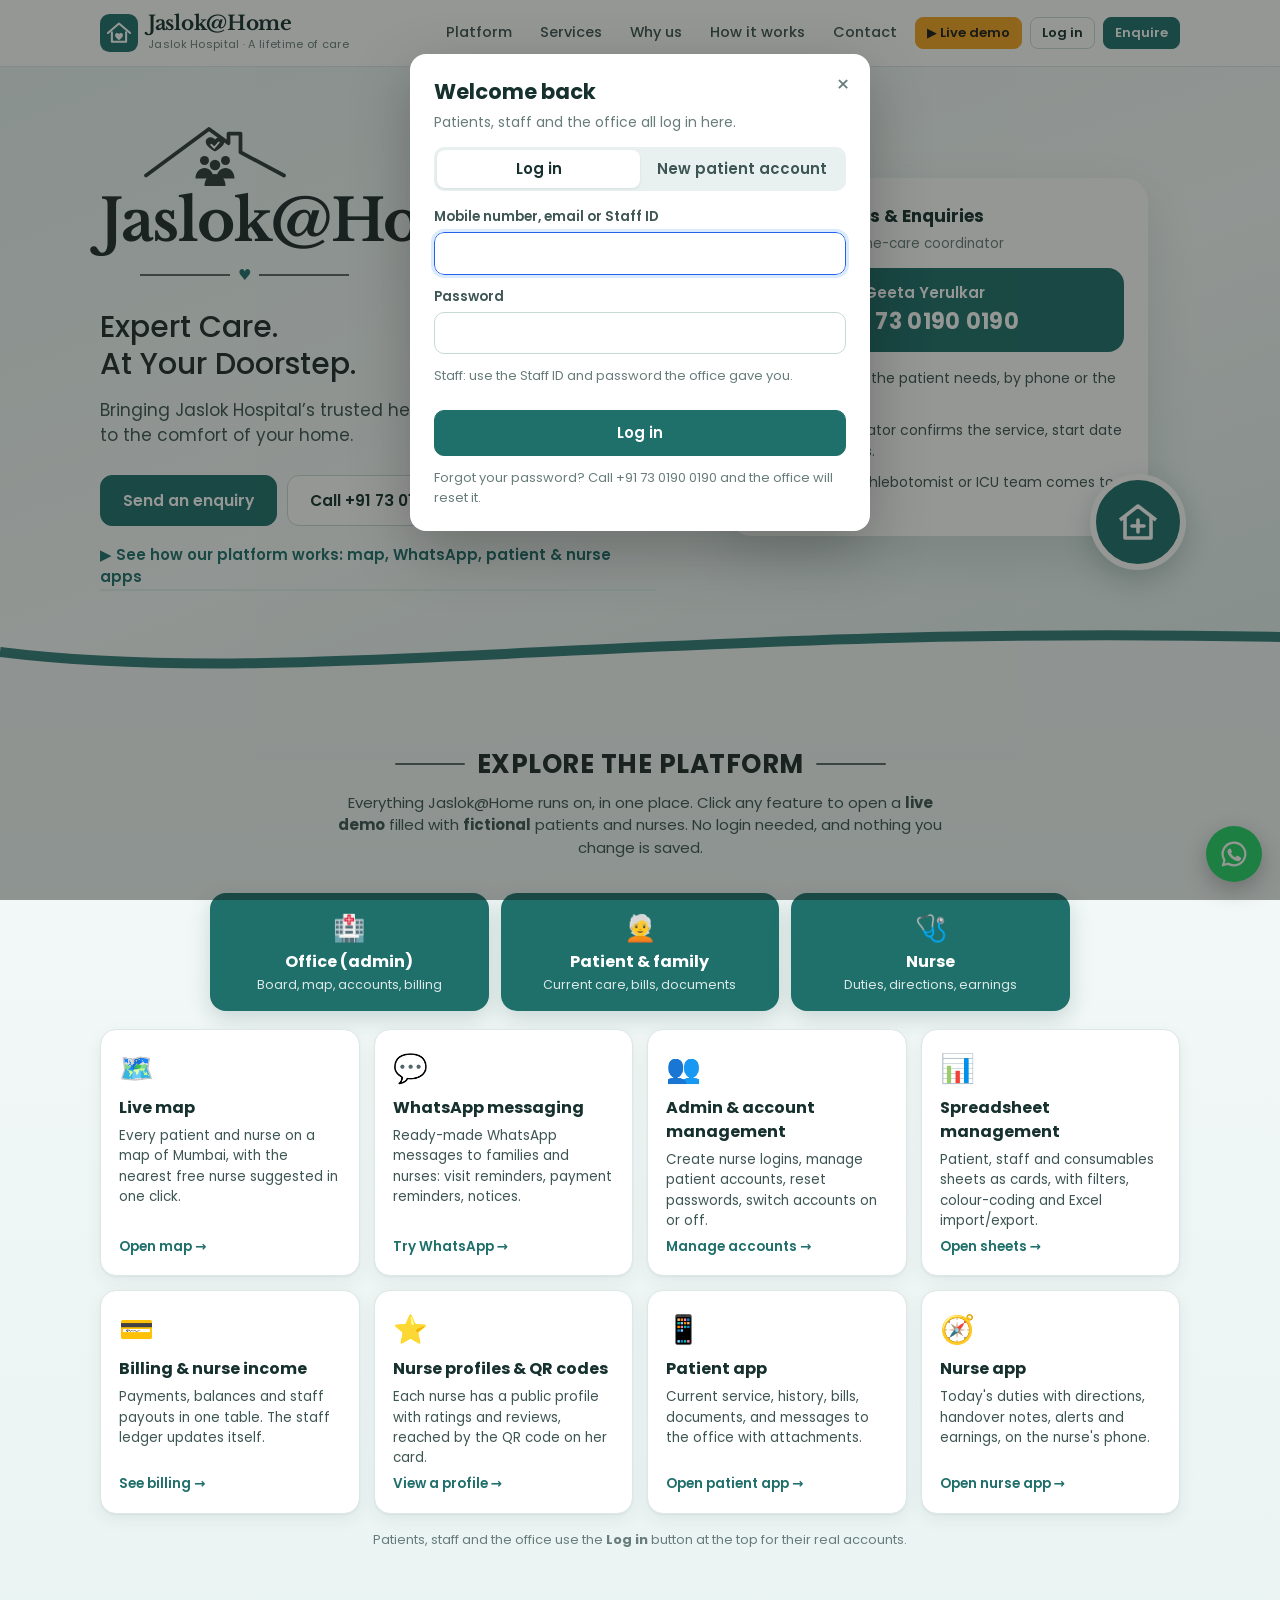
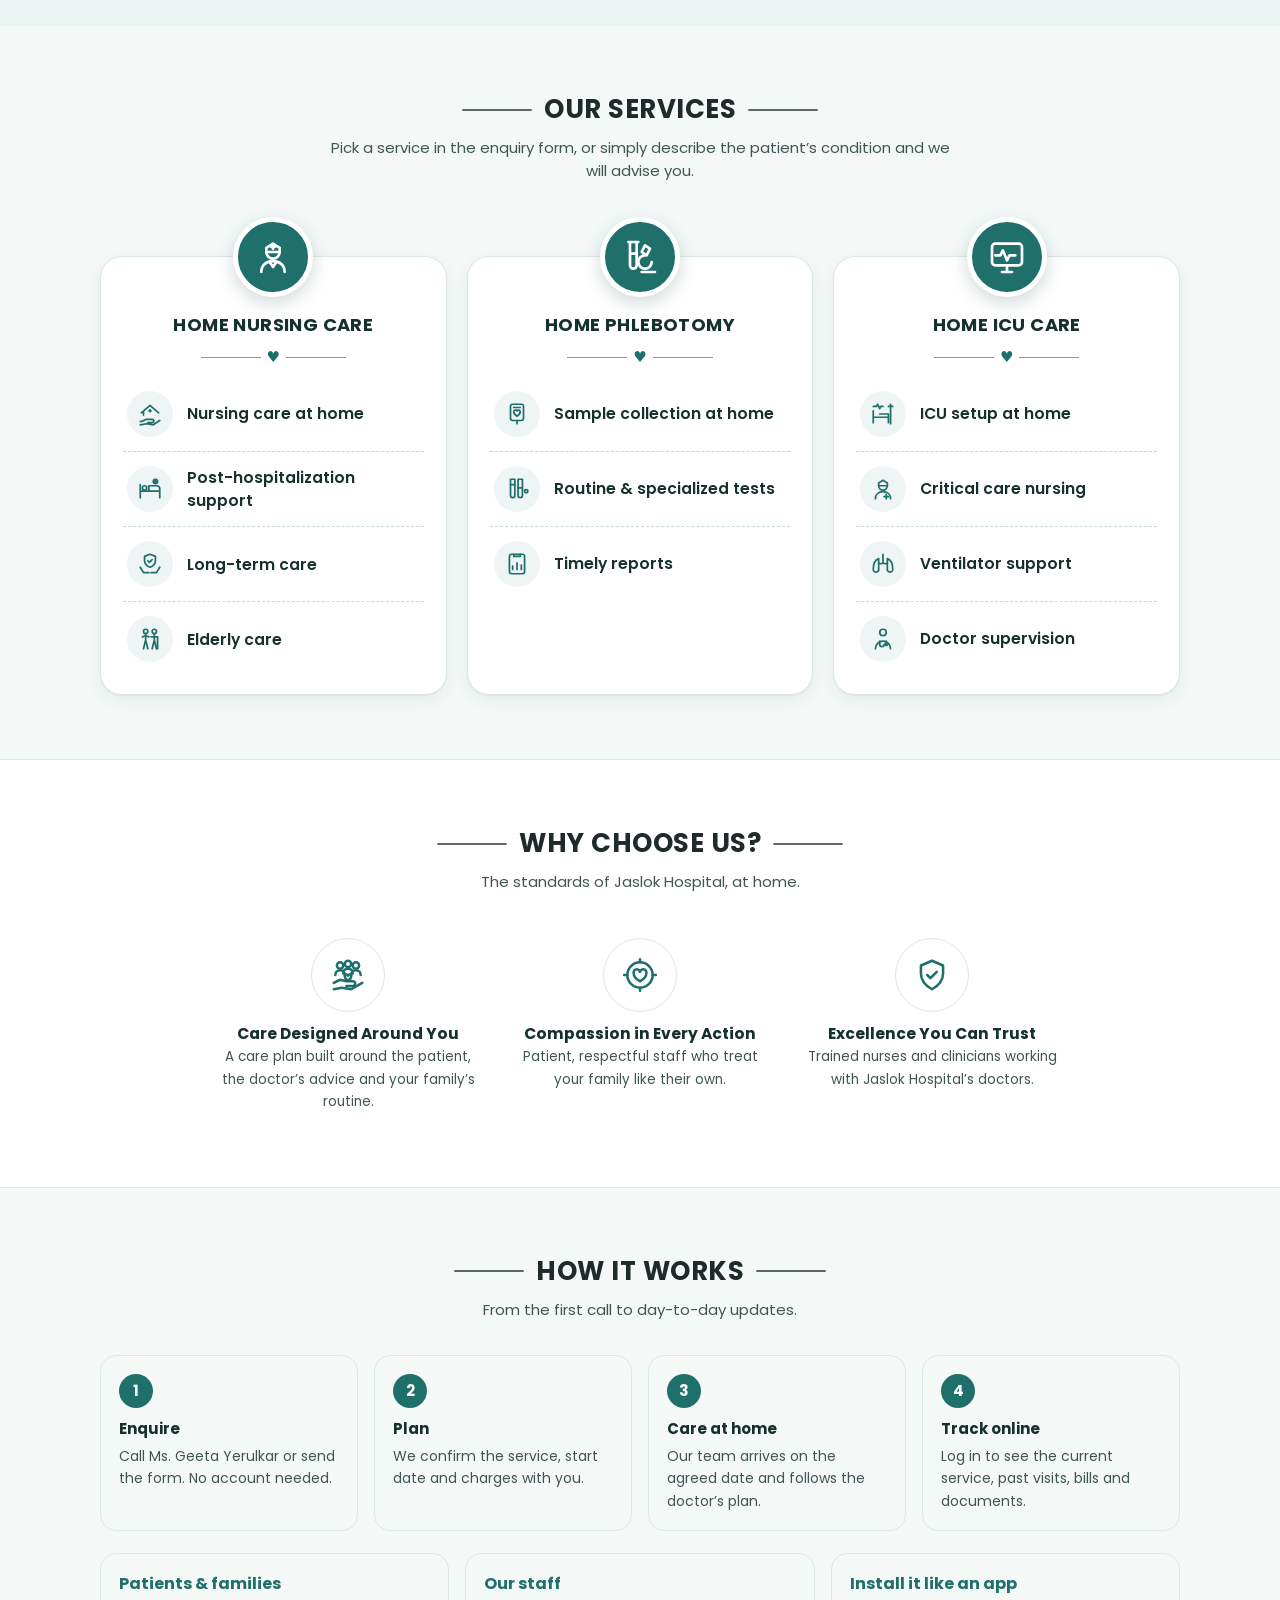
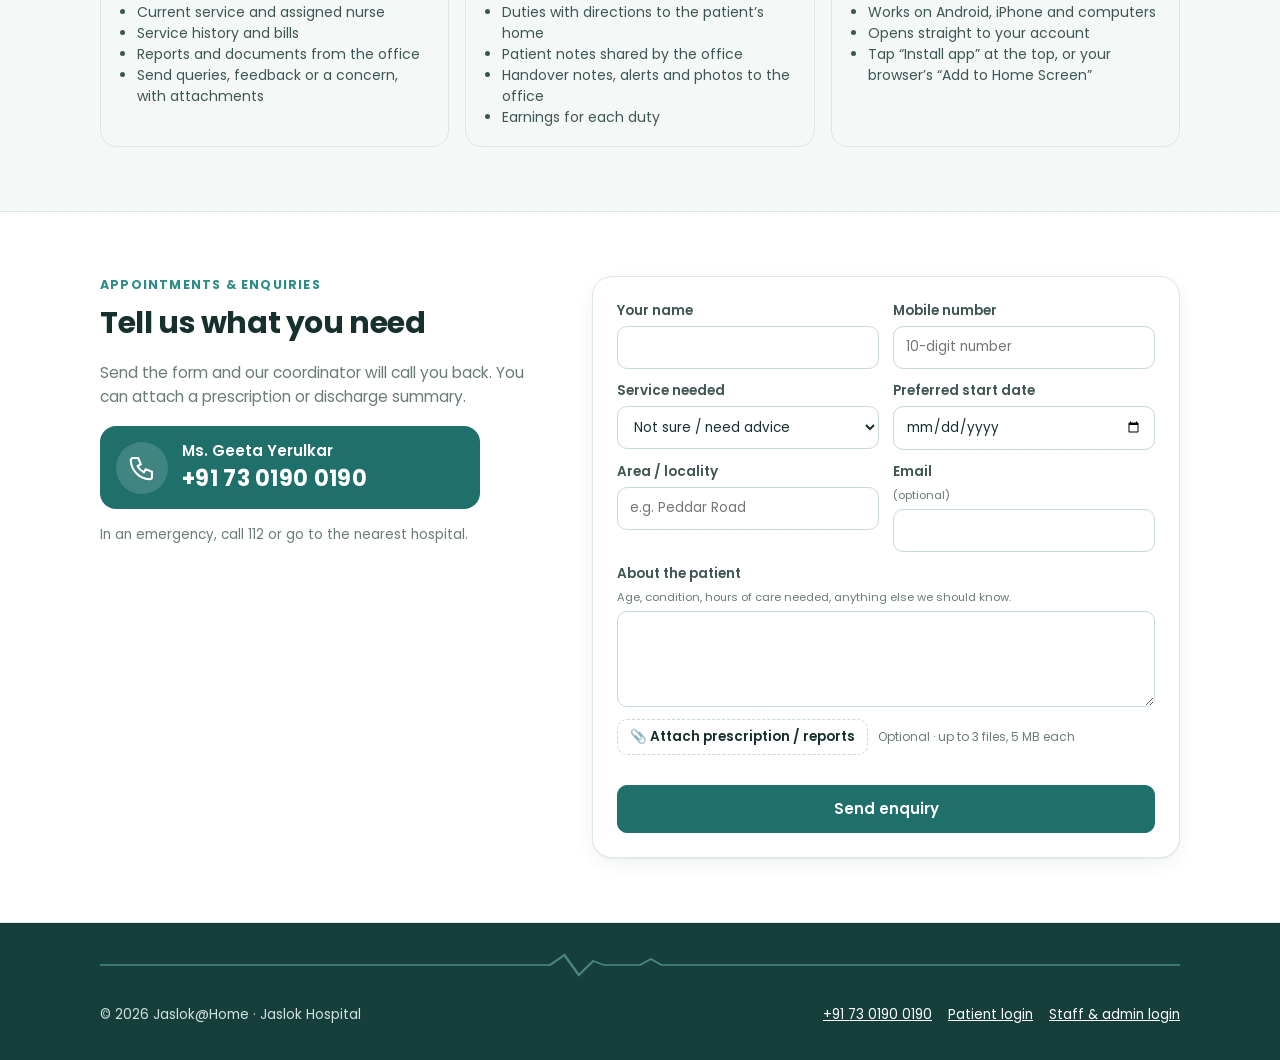
<file: portal.html>
<!doctype html>
<html lang="en">
<head>
<meta charset="utf-8">
<meta name="viewport" content="width=device-width, initial-scale=1">
<title>My Account · Jaslok Homecare</title>
<meta name="theme-color" content="#2F4A3A">
<link rel="manifest" href="manifest.json">
<link rel="icon" href="icons/icon-192.png">
<link rel="stylesheet" href="css/site.css">
</head>
<body>
<div class="topbar">
  <div class="wrap">
    <a class="logo" href="index.html"><img src="icons/icon-192.png" alt="">Jaslok Homecare</a>
    <span class="spacer"></span>
    <div class="who" id="who"></div>
    <button class="btn sm hidden" data-install title="Install as an app on this phone">⤓ Install app</button>
    <button class="btn sm" id="logout">Log out</button>
  </div>
  <div class="wrap"><nav class="ptabs" id="ptabs"></nav></div>
</div>
<main class="portal"><div class="wrap" id="page"></div></main>
<div id="toast"></div>
<div id="modal"></div>

<script src="js/config.js"></script>
<script src="js/demo.js"></script>
<script src="js/store.js"></script>
<script src="js/common.js"></script>
<script src="vendor/qrcode.js"></script>
<script>
"use strict";
const $=(s,el=document)=>el.querySelector(s), $$=(s,el=document)=>[...el.querySelectorAll(s)];
const esc=s=>String(s??'').replace(/[&<>"']/g,c=>({'&':'&amp;','<':'&lt;','>':'&gt;','"':'&quot;',"'":'&#39;'}[c]));
const MON=['Jan','Feb','Mar','Apr','May','Jun','Jul','Aug','Sep','Oct','Nov','Dec'];
const fmtDate=iso=>{ if(!/^\d{4}-\d{2}-\d{2}$/.test(iso||'')) return iso||'—'; const [y,m,d]=iso.split('-'); return `${+d} ${MON[+m-1]} ${y}`; };
const inr=v=> v===null||v===undefined ? '—' : '₹'+Math.round(v).toLocaleString('en-IN');
const when=t=>{ const d=new Date(t); const s=Math.round((Date.now()-t)/60000); if(s<1) return 'just now'; if(s<60) return s+' min ago'; if(s<1440 && d.getDate()===new Date().getDate()) return 'today '+d.toTimeString().slice(0,5); return `${d.getDate()} ${MON[d.getMonth()]} ${d.toTimeString().slice(0,5)}`; };
function toast(m){ const t=$('#toast'); t.textContent=m; t.classList.add('show'); clearTimeout(toast.t); toast.t=setTimeout(()=>t.classList.remove('show'),2400); }

let ME=null;

const KINDS = {
  patient:[['query','Query'],['feedback','Feedback'],['report-staff','Report a staff member'],['other','Something else']],
  staff:[['handover','Handover note for the next nurse'],['patient-update','Patient update'],['alert','Alert (urgent)'],['query','Query']]
};
const KIND_LABEL = {query:'Query',feedback:'Feedback','report-staff':'Staff report',other:'Message',handover:'Handover note','patient-update':'Patient update',alert:'Alert',notice:'Notice',message:'Message from office',inquiry:'Inquiry'};
const PAGES = {
  patient:[['home','My care'],['history','History'],['billing','Billing'],['messages','Messages'],['account','Account']],
  staff:[['duties','My duties'],['shared','Shared patient notes'],['messages','Messages'],['earnings','Billing & income'],['account','Account']]
};
let page = (location.hash||'').slice(1); let BOARD=null, CASES=[];

function payBadge(p){ return `<span class="badge ${p==='Paid'?'green':p==='Waived'?'grey':p==='Part paid'?'amber':'red'}">${esc(p)}</span>`; }
function caseBadge(c){ if(c.ongoing) return `<span class="badge green">Ongoing</span>`; if(c.upcoming) return `<span class="badge blue">Starts ${esc(fmtDate(c.start))}</span>`; if(c.enquiry) return `<span class="badge amber">Inquiry</span>`; return `<span class="badge grey">${esc(c.status||'Completed')}</span>`; }

async function loadBoard(){
  ME=Store.me(); if(!ME) return location.replace('index.html#login');
  BOARD=await Store.readBoard();
  CASES=Store.casesForAccount(BOARD, ME).sort((a,b)=>String(b.start||'').localeCompare(String(a.start||'')));
  CASES.forEach(c=>{ c.files=Store.caseFiles(c.id); });
  Store.setMyCaseIds(CASES.map(c=>c.id));
}
function paintChrome(){
  $('#who').innerHTML=`<b>${esc(ME.name)}</b>${ME.role==='staff'?'Staff · '+esc(ME.staffId):'Patient account'}`;
  const unread=Store.visiblePosts().filter(p=>Store.isUnread(p)).length;
  $('#ptabs').innerHTML=PAGES[ME.role].map(([k,l])=>`<button data-p="${k}" class="${k===page?'on':''}">${esc(l)}${k==='messages'&&unread?`<span class="dot">${unread}</span>`:''}</button>`).join('');
}
function render(){
  if(!PAGES[ME.role].some(p=>p[0]===page)) page=PAGES[ME.role][0][0];
  paintChrome();
  ({home:pHome,history:pHistory,billing:pBilling,messages:pMessages,account:pAccount,duties:sDuties,shared:sShared,earnings:sEarnings})[page]();
}
$('#ptabs').addEventListener('click',e=>{ const b=e.target.closest('[data-p]'); if(!b) return; page=b.dataset.p; history.replaceState(null,'','#'+page); render(); scrollTo(0,0); });
$('#logout').addEventListener('click',async()=>{ await Store.logout(); location.href='index.html'; });

/* ================= patient ================= */
function noCases(){ return `<div class="empty"><b>No care records linked to your account yet</b>
  Records appear here once our office has your case on file under the mobile number <b>${esc(ME.phone)}</b>.<br>If you booked with a different number, send us a query from <a href="#messages" data-go="messages">Messages</a> and we will link it.</div>`; }
function waOffice(label){ const n=(window.JH_CONFIG||{}).officeWhatsApp; return n?`<a class="btn wa" target="_blank" rel="noopener" href="https://wa.me/${n}?text=${encodeURIComponent(`Hello Jaslok@Home, this is ${ME.name}.`)}">${label}</a>`:''; }
function staffLinks(names){
  return String(names).split(/[,;/&]+/).map(x=>x.trim()).filter(Boolean).map(n=>{ const k=n.toLowerCase();
    const s=Store.nurses().find(x=>x.name.toLowerCase()===k||(x.staffId||'').toLowerCase()===k);
    return s?`<a href="nurse.html?n=${encodeURIComponent(s.slug)}">${esc(s.name)}</a>`:esc(n); }).join(', ');
}
function caseCard(c, opts={}){
  return `<div class="card">
    <div style="display:flex;gap:8px;align-items:center;flex-wrap:wrap"><h3 style="flex:1">${esc(c.service||'Homecare service')}</h3>${caseBadge(c)}</div>
    <dl class="kv">
      ${opts.patientName?`<dt>Patient</dt><dd><b>${esc(c.name)}</b></dd>`:''}
      <dt>From</dt><dd>${esc(fmtDate(c.start))}</dd>
      <dt>To</dt><dd>${esc(fmtDate(c.end))}${c.ongoing&&c.left!==null?` <span class="muted">(${c.left===0?'last day today':c.left+' days left'})</span>`:''}</dd>
      ${c.staff&&!opts.hideStaff?`<dt>Staff</dt><dd>${staffLinks(c.staff)}</dd>`:''}
      ${c.doctor?`<dt>Doctor</dt><dd>${esc(c.doctor)}</dd>`:''}
      ${opts.locality&&c.locality?`<dt>Locality</dt><dd>${esc(c.locality)}</dd>`:''}
      ${opts.phone&&c.phone?`<dt>Family phone</dt><dd><a href="tel:${esc(c.phone)}">${esc(c.phone)}</a></dd>`:''}
      ${opts.remarks&&c.remarks?`<dt>Remarks</dt><dd>${esc(c.remarks)}</dd>`:''}
      ${opts.bill?`<dt>Bill</dt><dd>${inr(c.total)} ${payBadge(c.pay)}</dd>`:''}
    </dl>${c.files&&c.files.length?`<div class="muted" style="font-size:12.5px;margin-top:10px;font-weight:600">Documents</div>${FileUI.chips(c.files)}`:''}${opts.extra?opts.extra(c):''}</div>`;
}
function pHome(){
  const cur=CASES.filter(c=>c.ongoing||c.upcoming);
  const due=CASES.reduce((s,c)=>s+(c.balance&&c.pay!=='Waived'?c.balance:0),0);
  const notices=Store.visiblePosts().filter(p=>p.kind==='notice').slice(0,3);
  $('#page').innerHTML=`
    <div class="pg-h"><div><h1>Hello, ${esc(ME.name.split(' ')[0])}</h1><p>Your care with Jaslok Homecare at a glance.</p></div></div>
    ${notices.map(postHTML).join('')}${notices.length?'<div style="height:6px"></div>':''}
    <div class="stats">
      <div class="stat"><div class="l">Current services</div><div class="v">${cur.length}</div></div>
      <div class="stat"><div class="l">Past services</div><div class="v">${CASES.length-cur.length}</div></div>
      <div class="stat"><div class="l">Balance due</div><div class="v ${due?'':'muted'}">${inr(due)}</div><div class="s"><a href="#billing" data-go="billing">See bills</a></div></div>
    </div>
    <div class="sec-h">Current service</div>
    ${!CASES.length?noCases(): cur.length? `<div class="cards">${cur.map(c=>caseCard(c,{bill:true})).join('')}</div>` : `<div class="empty"><b>No service running right now</b>Need care again? <a href="index.html#inquiry">Send an inquiry</a>.</div>`}
    ${(d=>d.length?`<div class="sec-h">Documents from the office</div><div class="card">${d.map(c=>`<div style="margin-bottom:6px"><b style="font-size:14px">${esc(c.service||'Service')}</b> <span class="muted" style="font-size:13px">${esc(fmtDate(c.start))}</span>${FileUI.chips(c.files)}</div>`).join('')}</div>`:'')(CASES.filter(c=>c.files&&c.files.length))}
    <div class="sec-h">Need something?</div>
    <div class="row" style="display:flex;gap:8px;flex-wrap:wrap">
      <button class="btn" data-compose="query">Ask a question</button>
      <button class="btn" data-compose="feedback">Give feedback</button>
      <button class="btn danger" data-compose="report-staff">Report a concern about staff</button>
      ${waOffice('💬 WhatsApp the office')}
    </div>`;
}
function pHistory(){
  const past=CASES.filter(c=>!(c.ongoing||c.upcoming));
  $('#page').innerHTML=`<div class="pg-h"><div><h1>Service history</h1><p>Every service on your account, newest first.</p></div></div>
    ${!CASES.length?noCases(): `<div class="tblwrap"><table class="t"><thead><tr><th>Service</th><th>From</th><th>To</th><th class="n">Days</th><th>Staff</th><th>Status</th><th>Documents</th></tr></thead><tbody>
    ${CASES.map(c=>`<tr><td><b>${esc(c.service||'—')}</b>${c.doctor?`<div class="muted" style="font-size:13px">${esc(c.doctor)}</div>`:''}</td><td>${esc(fmtDate(c.start))}</td><td>${esc(fmtDate(c.end))}</td><td class="n">${c.days??'—'}</td><td>${esc(c.staff||'—')}</td><td>${caseBadge(c)}</td><td>${FileUI.chips(c.files)||'<span class="muted">—</span>'}</td></tr>`).join('')}
    </tbody></table></div>`}
    ${past.length?'':''}`;
}
function pBilling(){
  const tot=CASES.reduce((s,c)=>s+(c.total||0),0), paid=CASES.reduce((s,c)=>s+(c.paid|| (c.pay==='Paid'?c.total||0:0)),0);
  const due=CASES.reduce((s,c)=>s+(c.balance&&c.pay!=='Waived'&&c.pay!=='Paid'?c.balance:0),0);
  $('#page').innerHTML=`<div class="pg-h"><div><h1>Billing</h1><p>Amounts are worked out as days × daily rate. Contact the office if anything looks wrong.</p></div></div>
    ${!CASES.length?noCases():`
    <div class="stats">
      <div class="stat"><div class="l">Total billed</div><div class="v">${inr(tot)}</div></div>
      <div class="stat"><div class="l">Paid</div><div class="v" style="color:var(--ok)">${inr(paid)}</div></div>
      <div class="stat"><div class="l">Balance due</div><div class="v" style="color:${due?'var(--danger)':'inherit'}">${inr(due)}</div></div>
    </div>
    <div class="tblwrap"><table class="t"><thead><tr><th>Service</th><th>Period</th><th class="n">Days</th><th class="n">Rate / day</th><th class="n">Amount</th><th class="n">Paid</th><th>Status</th></tr></thead><tbody>
    ${CASES.map(c=>`<tr><td><b>${esc(c.service||'—')}</b></td><td>${esc(fmtDate(c.start))} – ${esc(fmtDate(c.end))}</td><td class="n">${c.days??'—'}</td><td class="n">${inr(c.rate)}</td><td class="n"><b>${inr(c.total)}</b></td><td class="n">${c.paid!==null?inr(c.paid):c.pay==='Paid'?inr(c.total):'—'}</td><td>${payBadge(c.pay)}</td></tr>`).join('')}
    </tbody></table></div>
    <p class="muted" style="font-size:13.5px">Questions about a bill? <a href="#" data-compose="query">Ask the office</a>.</p>`}`;
}

/* ================= staff ================= */
function sharedFor(caseId){ return Store.visiblePosts().filter(p=>p.shared&&p.caseId===caseId); }
function sDuties(){
  const S=Store.settings(); const on=CASES.filter(c=>c.ongoing), up=CASES.filter(c=>c.upcoming);
  const city=S.city||'Mumbai';
  const dir=c=>{ const q=[c.locality,city].filter(Boolean).join(', '); return c.locality?`<a class="btn sm primary" target="_blank" rel="noopener" href="https://www.google.com/maps/dir/?api=1&destination=${encodeURIComponent(q)}">🧭 Directions</a>`:''; };
  const waFam=c=>{ const d=String(c.phone||'').replace(/\D/g,''); const n=d.length===10?'91'+d:d; return n.length>=11?`<a class="btn sm wa" target="_blank" rel="noopener" href="https://wa.me/${n}?text=${encodeURIComponent(`Hello, this is ${ME.name.split(' ')[0]}, your nurse from Jaslok@Home.`)}">💬 WhatsApp family</a>`:''; };
  const extra=c=>{ const n=sharedFor(c.id).length; return `<div class="duty-acts">${dir(c)}${waFam(c)}
      <button class="btn sm" data-compose="handover" data-case="${c.id}">Handover note</button>
      <button class="btn sm" data-compose="alert" data-case="${c.id}">Alert office</button>
      ${n?`<button class="btn sm" data-go="shared">${n} shared note${n>1?'s':''}</button>`:''}</div>`; };
  const opts={patientName:true,hideStaff:false,locality:true,phone:S.staffSeesPatientPhone,remarks:true,extra};
  $('#page').innerHTML=`<div class="pg-h"><div><h1>My duties</h1><p>Cases the office has assigned to you.</p></div></div>
    ${Store.visiblePosts().filter(p=>p.kind==='notice').slice(0,3).map(postHTML).join('')}
    <div class="sec-h">Ongoing (${on.length})</div>
    ${on.length?`<div class="cards">${on.map(c=>caseCard(c,opts)).join('')}</div>`:`<div class="empty"><b>No ongoing duty</b>New assignments from the office appear here.</div>`}
    ${up.length?`<div class="sec-h">Upcoming (${up.length})</div><div class="cards">${up.map(c=>caseCard(c,opts)).join('')}</div>`:''}`;
}
function sShared(){
  const posts=Store.visiblePosts().filter(p=>p.shared&&p.caseId);
  $('#page').innerHTML=`<div class="pg-h"><div><h1>Shared patient notes</h1><p>Handover notes and patient updates the office has shared for your patients.</p></div></div>
    ${posts.length?posts.map(postHTML).join(''):`<div class="empty"><b>Nothing shared yet</b>When a nurse sends a handover note and the office approves it, it shows up here for the next nurse on that patient.</div>`}`;
  bindPosts();
}
function sEarnings(){
  const S=Store.settings(); const rate=ME.dailyRate;
  const rows=CASES.filter(c=>!c.enquiry).map(c=>({c, d:c.daysSoFar??0, earn: rate!==null? (c.daysSoFar??0)*rate : null}));
  const ym=Store.isoToday().slice(0,7);
  const monthDays=CASES.reduce((s,c)=>{ if(!c.start) return s; let n=0; const st=new Date(c.start), en=new Date(Math.min(new Date(c.end||Store.isoToday()), new Date(Store.isoToday()))); for(let d=new Date(st); d<=en; d.setDate(d.getDate()+1)){ if(d.toISOString().slice(0,7)===ym) n++; } return s+n; },0);
  const total=rows.reduce((s,r)=>s+(r.earn||0),0), paid=rows.filter(r=>r.c.payout==='Paid').reduce((s,r)=>s+(r.earn||0),0);
  $('#page').innerHTML=`<div class="pg-h"><div><h1>Billing & income</h1><p>Earnings count the days worked so far on each duty, at your daily rate${rate!==null?` of <b>${inr(rate)}</b>`:''}.</p></div></div>
    ${rate===null?`<div class="err" style="margin-bottom:14px">The office has not set your daily rate yet, so earnings cannot be worked out.</div>`:''}
    <div class="stats">
      <div class="stat"><div class="l">This month</div><div class="v">${rate!==null?inr(monthDays*rate):'—'}</div><div class="s">${monthDays} days worked</div></div>
      <div class="stat"><div class="l">Earned to date</div><div class="v">${rate!==null?inr(total):'—'}</div></div>
      <div class="stat"><div class="l">Paid out</div><div class="v" style="color:var(--ok)">${rate!==null?inr(paid):'—'}</div></div>
      <div class="stat"><div class="l">Pending payout</div><div class="v">${rate!==null?inr(total-paid):'—'}</div></div>
    </div>
    ${rows.length?`<div class="tblwrap"><table class="t"><thead><tr><th>Patient</th><th>Service</th><th>Period</th><th class="n">Days worked</th><th class="n">My earnings</th><th>Payout</th>${S.staffSeesPatientBilling?'<th class="n">Patient bill</th><th>Patient payment</th>':''}</tr></thead><tbody>
      ${rows.map(({c,d,earn})=>`<tr><td><b>${esc(c.name)}</b></td><td>${esc(c.service)}</td><td>${esc(fmtDate(c.start))} – ${esc(fmtDate(c.end))}</td><td class="n">${d}</td><td class="n"><b>${inr(earn)}</b></td><td><span class="badge ${c.payout==='Paid'?'green':'amber'}">${esc(c.payout)}</span></td>
        ${S.staffSeesPatientBilling?`<td class="n">${inr(c.total)}</td><td>${payBadge(c.pay)}</td>`:''}</tr>`).join('')}
    </tbody></table></div>`:`<div class="empty"><b>No duties yet</b></div>`}`;
}

/* ================= messages (both roles) ================= */
function postHTML(p){
  const mine=p.from.id===ME.id, unread=Store.isUnread(p);
  const to = p.to==='everyone'?'Everyone':p.to==='patients'?'All patients':p.to==='staffs'?'All staff':p.to===ME.id?'You':'Office';
  const canReply = p.kind!=='notice' && (mine || p.to===ME.id);
  return `<div class="post ${p.kind==='notice'?'notice':''} ${unread?'unread':''} ${p.urgent||p.kind==='alert'?'urgent':''}" data-post="${p.id}">
    <div class="post-h"><span class="badge ${p.kind==='notice'?'amber':p.kind==='alert'?'red':'blue'}">${esc(KIND_LABEL[p.kind]||p.kind)}</span>
      <span class="ti">${esc(p.subject||(p.caseLabel?p.caseLabel:''))}</span>
      ${p.status==='resolved'?'<span class="badge green">Resolved</span>':''}
      <span class="meta">${mine?'You':esc(p.from.role==='admin'?'Jaslok Homecare office':p.from.name)} → ${esc(mine?'Office':to)} · ${when(p.at)}</span></div>
    ${p.caseLabel&&p.subject?`<div class="muted" style="font-size:13px;margin-top:4px">About: ${esc(p.caseLabel)}</div>`:''}
    <div class="body">${esc(p.body)}</div>${FileUI.chips(p.files)}
    ${p.replies.length?`<div class="replies">${p.replies.map(r=>`<div class="reply ${r.from.role==='admin'?'admin':''}"><div class="by"><b>${r.from.id===ME.id?'You':r.from.role==='admin'?'Office':esc(r.from.name)}</b> · ${when(r.at)}</div>${esc(r.body)}</div>`).join('')}</div>`:''}
    ${canReply?`<form class="replybox" data-reply="${p.id}"><span data-clip="${p.id}"></span><input class="in" placeholder="Write a reply…" aria-label="Reply"><button class="btn sm primary">Send</button></form>`:''}
  </div>`;
}
const CLIPS={};
function initClips(){ $$('[data-clip]').forEach(el=>{ const id=el.dataset.clip; CLIPS[id]=CLIPS[id]||[]; FileUI.clip(el,CLIPS[id]); }); }
function bindPosts(){
  initClips();
  const ids=$$('[data-post]').map(el=>el.dataset.post);
  clearTimeout(bindPosts.t); bindPosts.t=setTimeout(()=>ids.forEach(id=>Store.markRead(id)),2500); // leave the "new" marker visible briefly
}
document.addEventListener('submit',async e=>{
  const f=e.target.closest('[data-reply]'); if(!f) return; e.preventDefault(); const b=$('button',f); b.disabled=true;
  const files=CLIPS[f.dataset.reply]||[]; if(files.length) b.textContent='Uploading…';
  try{ await Store.reply(f.dataset.reply, $('input:not([type=file])',f).value, files); files.length=0; toast('Reply sent'); await loadBoard(); render(); }catch(err){ toast(err.message); b.disabled=false; b.textContent='Send'; }
});
function caseOptions(sel){ return `<option value="">— Not about a specific service —</option>`+CASES.map(c=>`<option value="${c.id}" ${c.id===sel?'selected':''}>${esc((ME.role==='staff'?c.name+' · ':'')+(c.service||'Service')+' · '+fmtDate(c.start))}</option>`).join(''); }
function pMessages(){
  const posts=Store.visiblePosts();
  $('#page').innerHTML=`<div class="pg-h"><div><h1>Messages</h1><p>${ME.role==='staff'?'Send handover notes, alerts and queries to the office. Notices from the office appear here.':'Notices from Jaslok Homecare, and your conversations with our office.'}</p></div><span class="spacer"></span>${waOffice('💬 WhatsApp')}<button class="btn primary" data-compose="${KINDS[ME.role][0][0]}">New message</button></div>
    <div id="feed">${posts.length?posts.map(postHTML).join(''):`<div class="empty"><b>No messages yet</b></div>`}</div>`;
  bindPosts();
}
function openCompose(kind, caseId){
  const kinds=KINDS[ME.role];
  const staffNames=[...new Set(CASES.map(c=>c.staff).filter(Boolean).flatMap(s=>s.split(/[,;/&]+/).map(x=>x.trim())))];
  $('#modal').innerHTML=`<div class="modal-bg"><div class="modal" style="max-width:520px"><button class="x" data-mclose>×</button>
    <h2>Send to the office</h2><div class="muted" style="font-size:14px;margin-bottom:14px">The office will reply here${ME.role==='patient'?' and may call you':''}.</div>
    <form id="compF" class="stack">
      <label class="f">Type<select class="in" name="kind">${kinds.map(([k,l])=>`<option value="${k}" ${k===kind?'selected':''}>${l}</option>`).join('')}</select></label>
      <label class="f">${ME.role==='staff'?'Patient':'Which service'}<select class="in" name="caseId">${caseOptions(caseId)}</select></label>
      <label class="f hidden" id="staffPick">Staff member<input class="in" name="staffName" list="staffList" placeholder="Name of the staff member"><datalist id="staffList">${staffNames.map(n=>`<option>${esc(n)}</option>`).join('')}</datalist></label>
      <label class="f">Subject<input class="in" name="subject" maxlength="120"></label>
      <label class="f"><span id="bodyLbl">Message</span><textarea class="in" name="body" style="min-height:130px"></textarea></label>
      <div id="compFiles"></div>
      <div class="msg"></div>
      <button class="btn primary">Send</button>
    </form></div></div>`;
  const f=$('#compF'); const sync=()=>{ const k=f.kind.value; $('#staffPick').classList.toggle('hidden',k!=='report-staff');
    $('#bodyLbl').textContent = k==='handover'?'What should the next nurse know? (medicines given, vitals, diet, anything unusual)':k==='alert'?'What happened? The office sees this as urgent.':k==='report-staff'?'What happened, and when?':'Message'; };
  const pick=FileUI.picker($('#compFiles'),{max:5,label:ME.role==='staff'?'Attach photos / documents':'Attach prescription, report or photo'});
  f.kind.addEventListener('change',sync); sync(); f.subject.focus();
  f.addEventListener('submit',async e=>{ e.preventDefault(); const k=f.kind.value; const c=CASES.find(x=>x.id===f.caseId.value); const sb=$('button.primary',f);
    if(k==='handover' && !c){ $('.msg',f).innerHTML='<div class="err">Pick the patient this handover is for.</div>'; return; }
    sb.disabled=true; if(pick.files().length) sb.textContent='Uploading files…';
    try{ await Store.addPost({files:pick.files(), kind:k, subject: f.subject.value || (k==='report-staff'&&f.staffName.value? 'About '+f.staffName.value : ''), body:(k==='report-staff'&&f.staffName.value?`Staff member: ${f.staffName.value}\n\n`:'')+f.body.value,
      caseId:c?c.id:null, caseLabel:c?`${c.name} · ${c.service}`:'', urgent:k==='alert'});
      $('#modal').innerHTML=''; toast('Sent to the office'); page='messages'; history.replaceState(null,'','#messages'); await loadBoard(); render(); }
    catch(err){ $('.msg',f).innerHTML=`<div class="err">${esc(err.message)}</div>`; sb.disabled=false; sb.textContent='Send'; } });
}
document.addEventListener('click',e=>{
  const c=e.target.closest('[data-compose]'); if(c){ e.preventDefault(); openCompose(c.dataset.compose, c.dataset.case); return; }
  const g=e.target.closest('[data-go]'); if(g){ e.preventDefault(); page=g.dataset.go; history.replaceState(null,'','#'+page); render(); scrollTo(0,0); return; }
  if(e.target.closest('[data-mclose]') || e.target.classList.contains('modal-bg')) $('#modal').innerHTML='';
});
document.addEventListener('keydown',e=>{ if(e.key==='Escape' && !$('#forcePw')) $('#modal').innerHTML=''; });

/* ================= account ================= */
function pAccount(){
  $('#page').innerHTML=`<div class="pg-h"><div><h1>Account</h1></div></div>
    <div class="cards">
      <div class="card"><h3>Your details</h3><dl class="kv">
        <dt>Name</dt><dd>${esc(ME.name)}</dd>
        ${ME.role==='staff'?`<dt>Staff ID</dt><dd>${esc(ME.staffId)}</dd><dt>Daily rate</dt><dd>${inr(ME.dailyRate)}</dd>`:''}
        <dt>Mobile</dt><dd>${esc(ME.phone||'—')}</dd>${ME.email?`<dt>Email</dt><dd>${esc(ME.email)}</dd>`:''}
        ${ME.address?`<dt>Address</dt><dd>${esc(ME.address)}</dd>`:''}</dl>
        <p class="muted" style="font-size:13.5px;margin-bottom:0">To change these, send a query to the office.</p></div>
      ${ME.role==='staff'&&ME.slug?`<div class="card"><h3>My public profile</h3><p class="muted" style="font-size:13.5px;margin:6px 0 10px">This is what patients see when they scan the QR code on your card. The office keeps it up to date.</p>
        <div style="display:flex;gap:14px;align-items:center;flex-wrap:wrap"><div style="border:1px solid var(--line);border-radius:12px;padding:6px;background:#fff">${JHQR.svg(Store.profileUrl(ME.slug),132)}</div>
        <div class="stack" style="gap:8px"><a class="btn primary" href="nurse.html?n=${encodeURIComponent(ME.slug)}" target="_blank">Open my profile</a><button class="btn" id="cpLink">Copy link</button></div></div></div>`:''}
      <div class="card"><h3>Change password</h3>${pwForm()}</div>
    </div>`;
  bindPwForm(false);
  const cp=$('#cpLink'); if(cp) cp.addEventListener('click',()=>{ navigator.clipboard&&navigator.clipboard.writeText(Store.profileUrl(ME.slug)); toast('Link copied'); });
}
function pwForm(){ return `<form id="pwF" class="stack" style="margin-top:12px">
  <label class="f">Current password<input class="in" type="password" name="old" autocomplete="current-password"></label>
  <label class="f">New password<small>At least 8 characters, with letters and a number.</small><input class="in" type="password" name="n1" autocomplete="new-password"></label>
  <label class="f">New password again<input class="in" type="password" name="n2" autocomplete="new-password"></label>
  <div class="msg"></div><button class="btn primary">Save new password</button></form>`; }
function bindPwForm(forced){
  const f=$('#pwF'); f.addEventListener('submit',async e=>{ e.preventDefault();
    if(f.n1.value!==f.n2.value){ $('.msg',f).innerHTML='<div class="err">The two new passwords do not match.</div>'; return; }
    try{ await Store.changePassword(f.old.value,f.n1.value); f.reset(); toast('Password changed'); ME=Store.me(); if(forced){ $('#modal').innerHTML=''; } }
    catch(err){ $('.msg',f).innerHTML=`<div class="err">${esc(err.message)}</div>`; } });
}
function forceChange(){
  $('#modal').innerHTML=`<div class="modal-bg" id="forcePw"><div class="modal"><h2>Set your own password</h2>
    <div class="muted" style="font-size:14px">You are using the password the office gave you. Please choose your own before continuing.</div>${pwForm()}</div></div>`;
  bindPwForm(true);
}

/* ================= live updates ================= */
let pending=false;
function refreshSoon(){ if(pending) return; pending=true; setTimeout(async()=>{ pending=false; if(!Store.me()) return location.replace('index.html#login');
  const typing=document.activeElement && document.activeElement.closest('input,textarea,select') ; if(typing||$('#modal').innerHTML){ paintChrome(); return; }
  const y=scrollY; await loadBoard(); render(); scrollTo(0,y); },150); }

(async function boot(){
  $('#page').innerHTML='<p class="muted">Loading…</p>';
  try{ await Store.refresh(); }catch(e){ $('#page').innerHTML=`<div class="err">${esc(e.message)}</div>`; return; }
  ME=Store.me(); if(!ME) return location.replace('index.html#login'); if(ME.role==='admin') return location.replace('admin.html');
  await loadBoard(); render(); if(ME.mustChange) forceChange();
  Store.onChange(refreshSoon); Store.startPolling(20000);
})();
</script>
</body>
</html>
</file>
<file: css/site.css>
/* Jaslok Homecare — shared styles for the public site and the patient/staff portal */
:root{
  --bg:#F4F9F8; --surface:#FFFFFF; --ink:#16302E; --ink2:#3E5653; --muted:#687D7A;
  --line:#DCE8E6; --line2:#C6D9D6; --accent:#1F6F6B; --accent2:#2E8B85; --accent-soft:#E2F1EF; --accent-ink:#FFFFFF;
  --focus:#2563EB; --focus-soft:#DBEAFE; --danger:#B42318; --danger-soft:#FEE4E2; --ok:#16794C; --ok-soft:#DCFCE7;
  --warn:#B54708; --warn-soft:#FEF0C7; --r:14px; --shadow:0 1px 2px rgba(16,48,46,.06),0 6px 18px rgba(16,48,46,.06);
  font-family:"Poppins","Segoe UI",system-ui,-apple-system,Roboto,"Helvetica Neue",Arial,sans-serif;
}
*{box-sizing:border-box}
html,body{margin:0;background:var(--bg);color:var(--ink);font-size:15px;line-height:1.5}
button,input,select,textarea{font:inherit;color:inherit}
button{cursor:pointer}
a{color:var(--accent2)}
.hidden{display:none!important}
.wrap{max-width:1120px;margin:0 auto;padding:0 20px}
@media (max-width:600px){ .wrap{padding:0 16px} }

/* buttons & inputs */
.btn{border:1px solid var(--line2);background:var(--surface);border-radius:10px;padding:9px 16px;display:inline-flex;align-items:center;justify-content:center;gap:8px;white-space:nowrap;font-weight:600;text-decoration:none;color:var(--ink)}
.btn:hover{background:#EEF5F4}
.btn.primary{background:var(--accent);color:#fff;border-color:var(--accent)}
.btn.primary:hover{background:#185956}
.btn.ghost{background:transparent;border-color:transparent}
.btn.sm{padding:5px 11px;font-size:13px;font-weight:600;border-radius:8px}
.btn.danger{color:var(--danger);border-color:#F2C1BC}
.btn:disabled{opacity:.5;cursor:not-allowed}
label.f{display:flex;flex-direction:column;gap:5px;font-size:13.5px;font-weight:600;color:var(--ink2)}
label.f small{font-weight:400;color:var(--muted)}
input.in,select.in,textarea.in{border:1px solid var(--line2);border-radius:10px;padding:10px 12px;background:#fff;width:100%;font-weight:400;color:var(--ink)}
textarea.in{min-height:96px;resize:vertical}
input.in:focus,select.in:focus,textarea.in:focus{outline:3px solid var(--focus-soft);border-color:var(--focus)}
.grid2{display:grid;grid-template-columns:1fr 1fr;gap:14px}
@media (max-width:600px){ .grid2{grid-template-columns:1fr} }
.err{background:var(--danger-soft);color:var(--danger);border-radius:10px;padding:9px 12px;font-size:14px}
.okmsg{background:var(--ok-soft);color:var(--ok);border-radius:10px;padding:9px 12px;font-size:14px}
.muted{color:var(--muted)}

/* badges */
.badge{display:inline-block;font-size:12px;font-weight:600;padding:2px 9px;border-radius:999px;background:#E8EFEE;color:var(--ink2);white-space:nowrap}
.badge.green{background:var(--ok-soft);color:#14532D}
.badge.amber{background:var(--warn-soft);color:#7A2E0E}
.badge.red{background:var(--danger-soft);color:var(--danger)}
.badge.blue{background:#E0EDFF;color:#1E3A8A}
.badge.grey{background:#EDEDED;color:#444}

/* modal */
.modal-bg{position:fixed;inset:0;background:rgba(20,25,22,.45);display:flex;align-items:flex-start;justify-content:center;padding:6vh 16px;z-index:100;overflow:auto}
.modal{background:var(--surface);border-radius:16px;box-shadow:0 20px 60px rgba(0,0,0,.25);width:100%;max-width:460px;padding:22px 24px 24px;position:relative}
.modal h2{margin:0 0 4px;font-size:21px}
.modal .x{position:absolute;top:10px;right:10px;border:none;background:transparent;font-size:22px;color:var(--muted);padding:4px 10px;border-radius:8px}
.modal .x:hover{background:#EEF5F4}
.seg{display:flex;background:#E8F1F0;border-radius:10px;padding:3px;margin:14px 0 16px}
.seg button{flex:1;border:none;background:transparent;padding:8px;border-radius:8px;font-weight:600;color:var(--ink2)}
.seg button.on{background:#fff;color:var(--ink);box-shadow:0 1px 3px rgba(0,0,0,.08)}
.stack{display:flex;flex-direction:column;gap:12px}

#toast{position:fixed;bottom:24px;left:50%;transform:translateX(-50%);background:#1F2421;color:#fff;padding:10px 16px;border-radius:10px;font-size:14px;z-index:200;opacity:0;transition:opacity .2s;pointer-events:none;max-width:calc(100vw - 32px)}
#toast.show{opacity:1}

/* portal shell */
.topbar{background:var(--surface);border-bottom:1px solid var(--line);position:sticky;top:0;z-index:20}
.topbar .wrap{display:flex;align-items:center;gap:12px;height:60px}
.logo{display:flex;align-items:center;gap:10px;font-weight:750;font-size:17px;color:var(--ink);text-decoration:none;letter-spacing:-.2px}
.logo img{width:32px;height:32px;border-radius:8px}
.spacer{flex:1}
.who{font-size:13.5px;color:var(--ink2);text-align:right;line-height:1.25}
.who b{display:block;color:var(--ink)}
.ptabs{flex:1;display:flex;gap:4px;overflow-x:auto;border-top:1px solid var(--line);scrollbar-width:none}
.ptabs::-webkit-scrollbar{display:none}
.ptabs button{border:none;background:transparent;padding:12px 14px;font-weight:600;color:var(--ink2);border-bottom:2px solid transparent;white-space:nowrap;display:flex;gap:6px;align-items:center}
.ptabs button.on{color:var(--accent);border-bottom-color:var(--accent)}
.dot{min-width:18px;height:18px;padding:0 5px;border-radius:999px;background:var(--danger);color:#fff;font-size:11px;font-weight:700;display:inline-flex;align-items:center;justify-content:center}
main.portal{padding:22px 0 80px}
.pg-h{display:flex;align-items:flex-end;gap:12px;flex-wrap:wrap;margin-bottom:14px}
.pg-h h1{margin:0;font-size:24px;letter-spacing:-.3px}
.pg-h p{margin:2px 0 0;color:var(--muted)}
.card{background:var(--surface);border:1px solid var(--line);border-radius:var(--r);padding:16px 18px;box-shadow:var(--shadow)}
.cards{display:grid;grid-template-columns:repeat(auto-fill,minmax(300px,1fr));gap:14px}
@media (max-width:600px){ .cards{grid-template-columns:1fr} }
.card h3{margin:0;font-size:17px}
.kv{display:grid;grid-template-columns:120px 1fr;gap:4px 10px;font-size:14px;margin-top:10px}
.kv dt{color:var(--muted)} .kv dd{margin:0;word-break:break-word}
.stats{display:grid;grid-template-columns:repeat(auto-fit,minmax(170px,1fr));gap:12px;margin-bottom:16px}
.stat{background:var(--surface);border:1px solid var(--line);border-radius:var(--r);padding:14px 16px}
.stat .l{font-size:12.5px;color:var(--muted);font-weight:600;text-transform:uppercase;letter-spacing:.4px}
.stat .v{font-size:26px;font-weight:750;font-variant-numeric:tabular-nums;margin-top:2px}
.stat .s{font-size:13px;color:var(--ink2)}
.sec-h{font-size:13px;text-transform:uppercase;letter-spacing:.6px;color:var(--muted);margin:26px 0 10px;font-weight:700}
.tblwrap{overflow-x:auto;background:var(--surface);border:1px solid var(--line);border-radius:var(--r)}
table.t{border-collapse:collapse;width:100%;font-size:14px}
table.t th{text-align:left;font-size:12px;text-transform:uppercase;letter-spacing:.3px;color:var(--muted);padding:10px 12px;border-bottom:1px solid var(--line2);white-space:nowrap;background:#F6FAF9}
table.t td{padding:10px 12px;border-bottom:1px solid var(--line);vertical-align:top}
table.t tr:last-child td{border-bottom:none}
table.t td.n{text-align:right;font-variant-numeric:tabular-nums;white-space:nowrap}
.empty{padding:36px 20px;text-align:center;color:var(--muted);background:var(--surface);border:1px dashed var(--line2);border-radius:var(--r)}
.empty b{display:block;color:var(--ink);font-size:16px;margin-bottom:4px}

/* posts / messages */
.post{background:var(--surface);border:1px solid var(--line);border-radius:var(--r);padding:14px 16px;margin-bottom:10px}
.post.unread{border-left:4px solid var(--focus)}
.post.notice{background:#FFFBEB;border-color:#FDE68A}
.post.urgent{border-left:4px solid var(--danger)}
.post-h{display:flex;gap:8px;align-items:center;flex-wrap:wrap}
.post-h .ti{font-weight:700;font-size:15px}
.post-h .meta{font-size:12.5px;color:var(--muted);margin-left:auto}
.post .body{white-space:pre-wrap;margin:8px 0 0;color:var(--ink)}
.replies{margin-top:10px;border-left:2px solid var(--line2);padding-left:12px;display:flex;flex-direction:column;gap:8px}
.reply{font-size:14px}
.reply .by{font-size:12.5px;color:var(--muted)}
.reply .by b{color:var(--ink2)}
.reply.admin .by b{color:var(--accent)}
.replybox{display:flex;gap:8px;margin-top:10px}
.replybox input{flex:1}
@media (max-width:600px){ .who{display:none} .kv{grid-template-columns:100px 1fr} }

.topbar{box-shadow:0 1px 0 var(--line)}
.logo b{color:var(--accent)}
.duty-acts{display:flex;gap:8px;margin-top:12px;flex-wrap:wrap}

.btn.wa{background:#25D366;border-color:#25D366;color:#fff}.btn.wa:hover{background:#1EBE5A}
</file>
